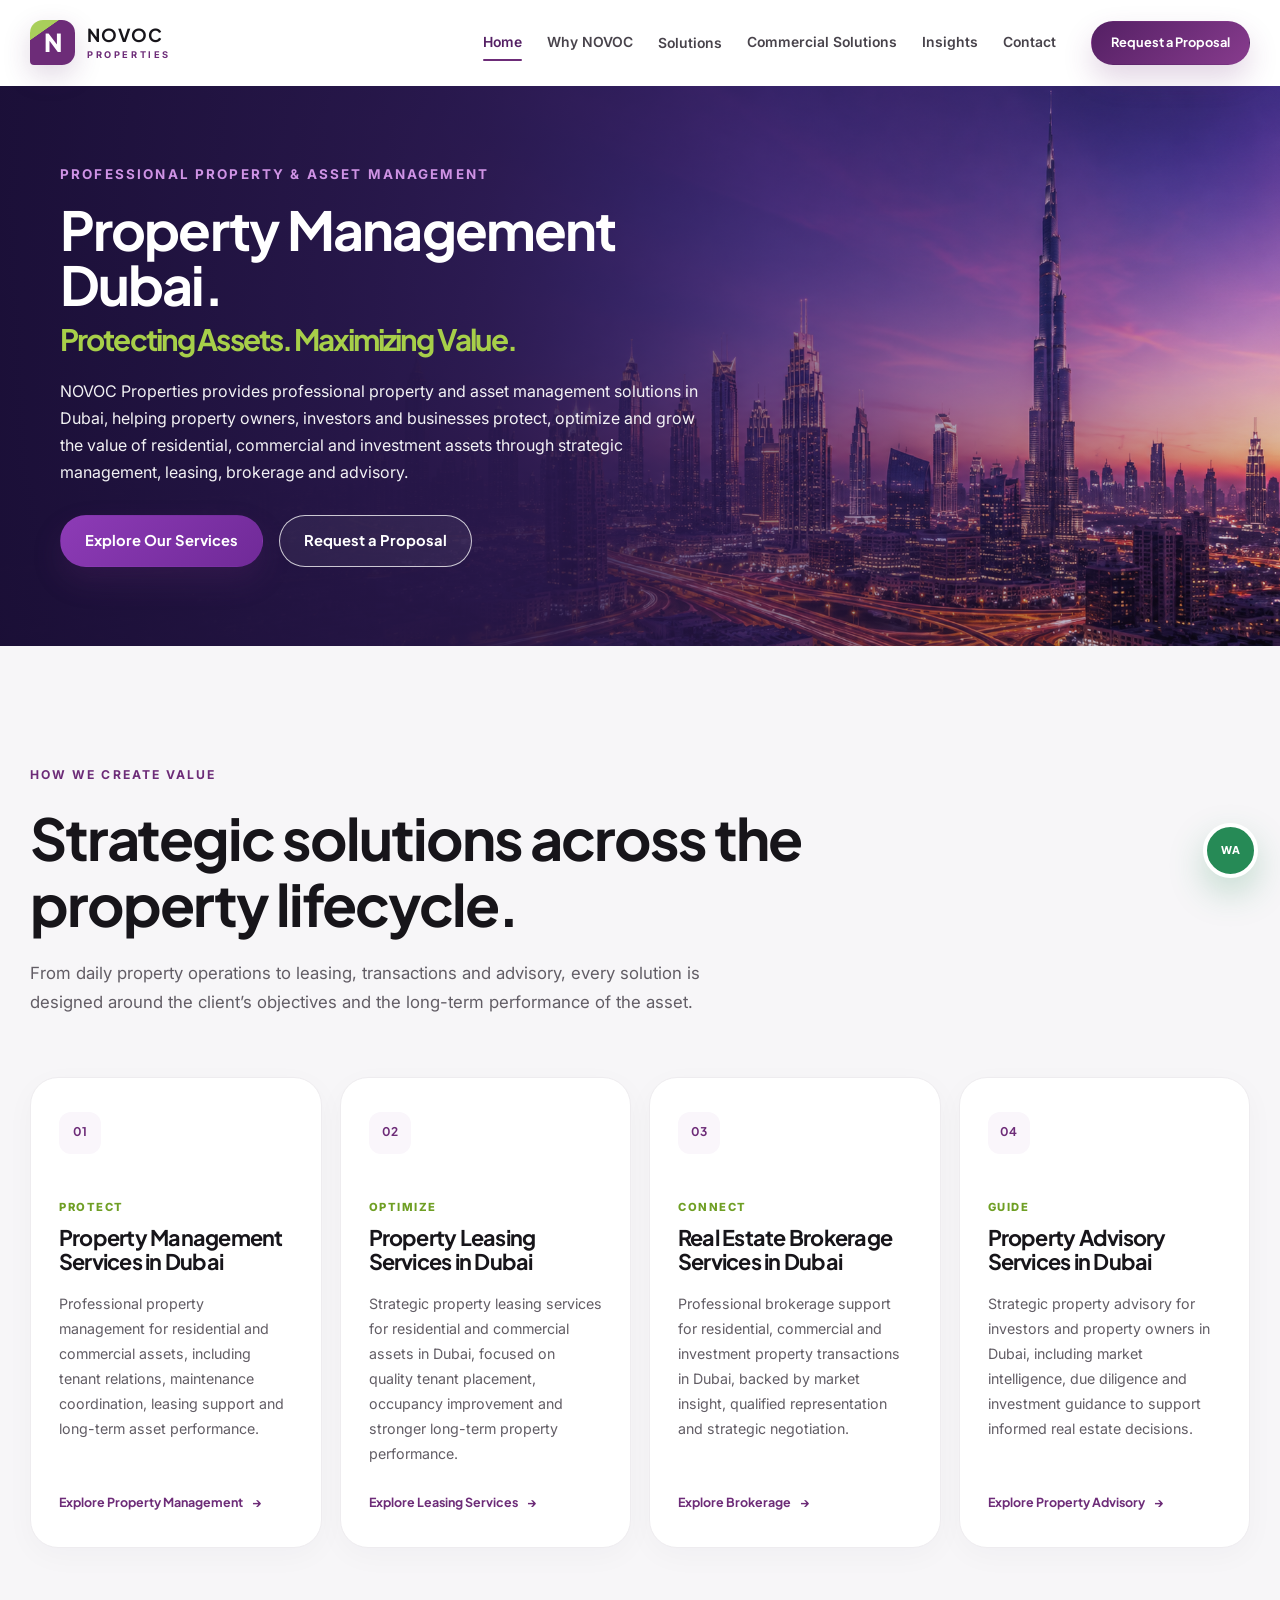
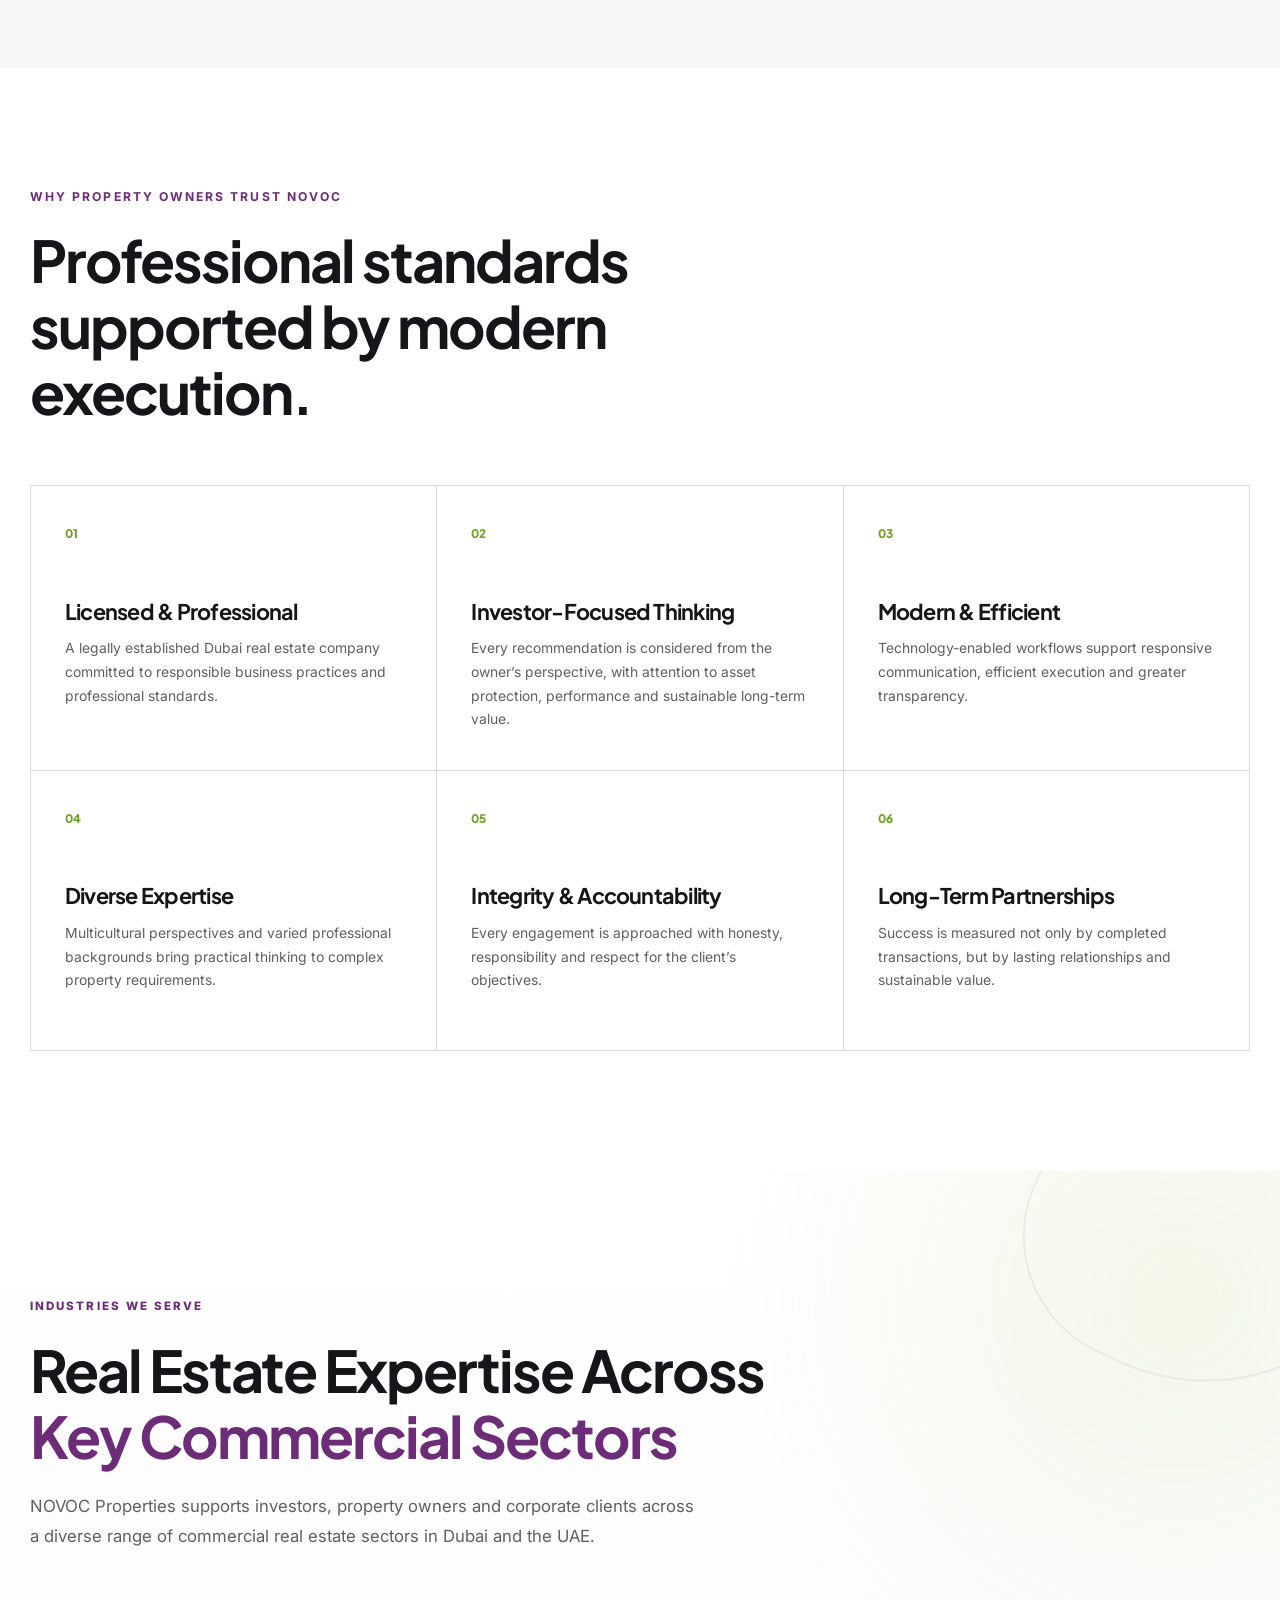
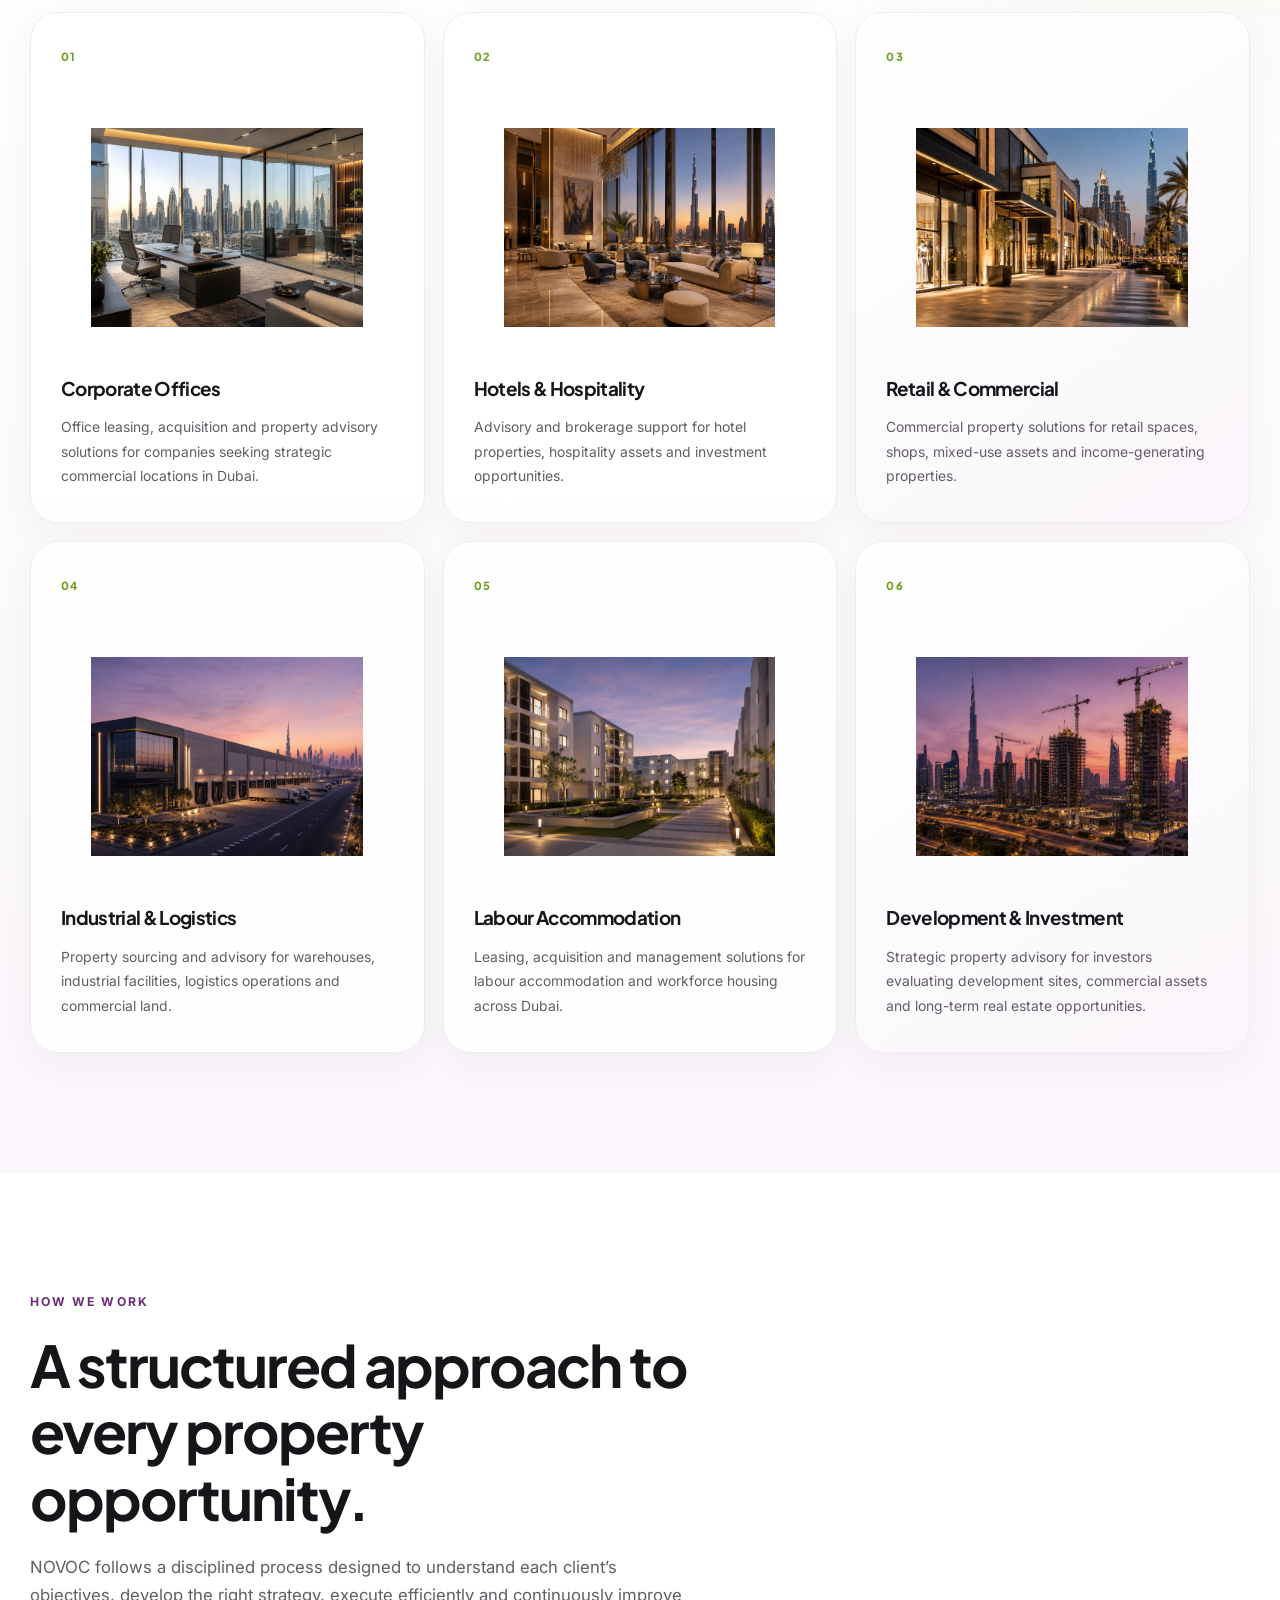
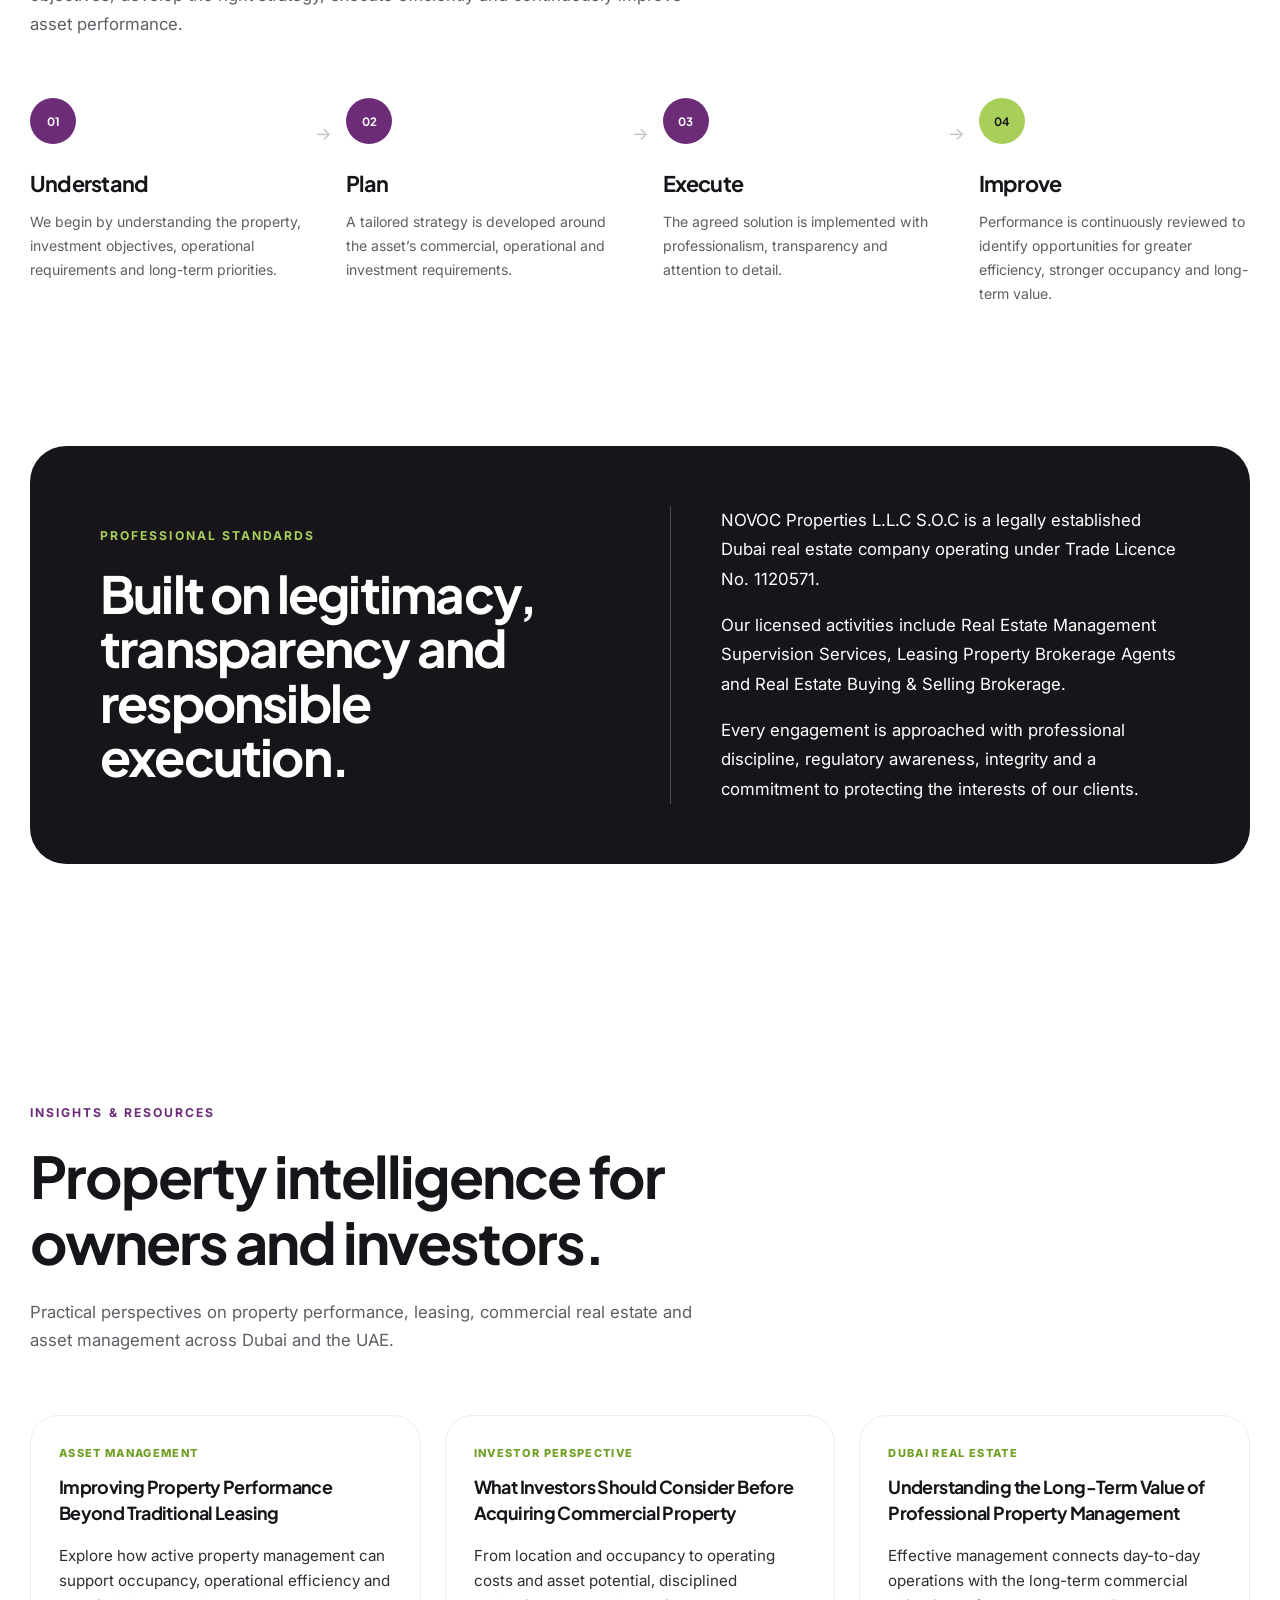
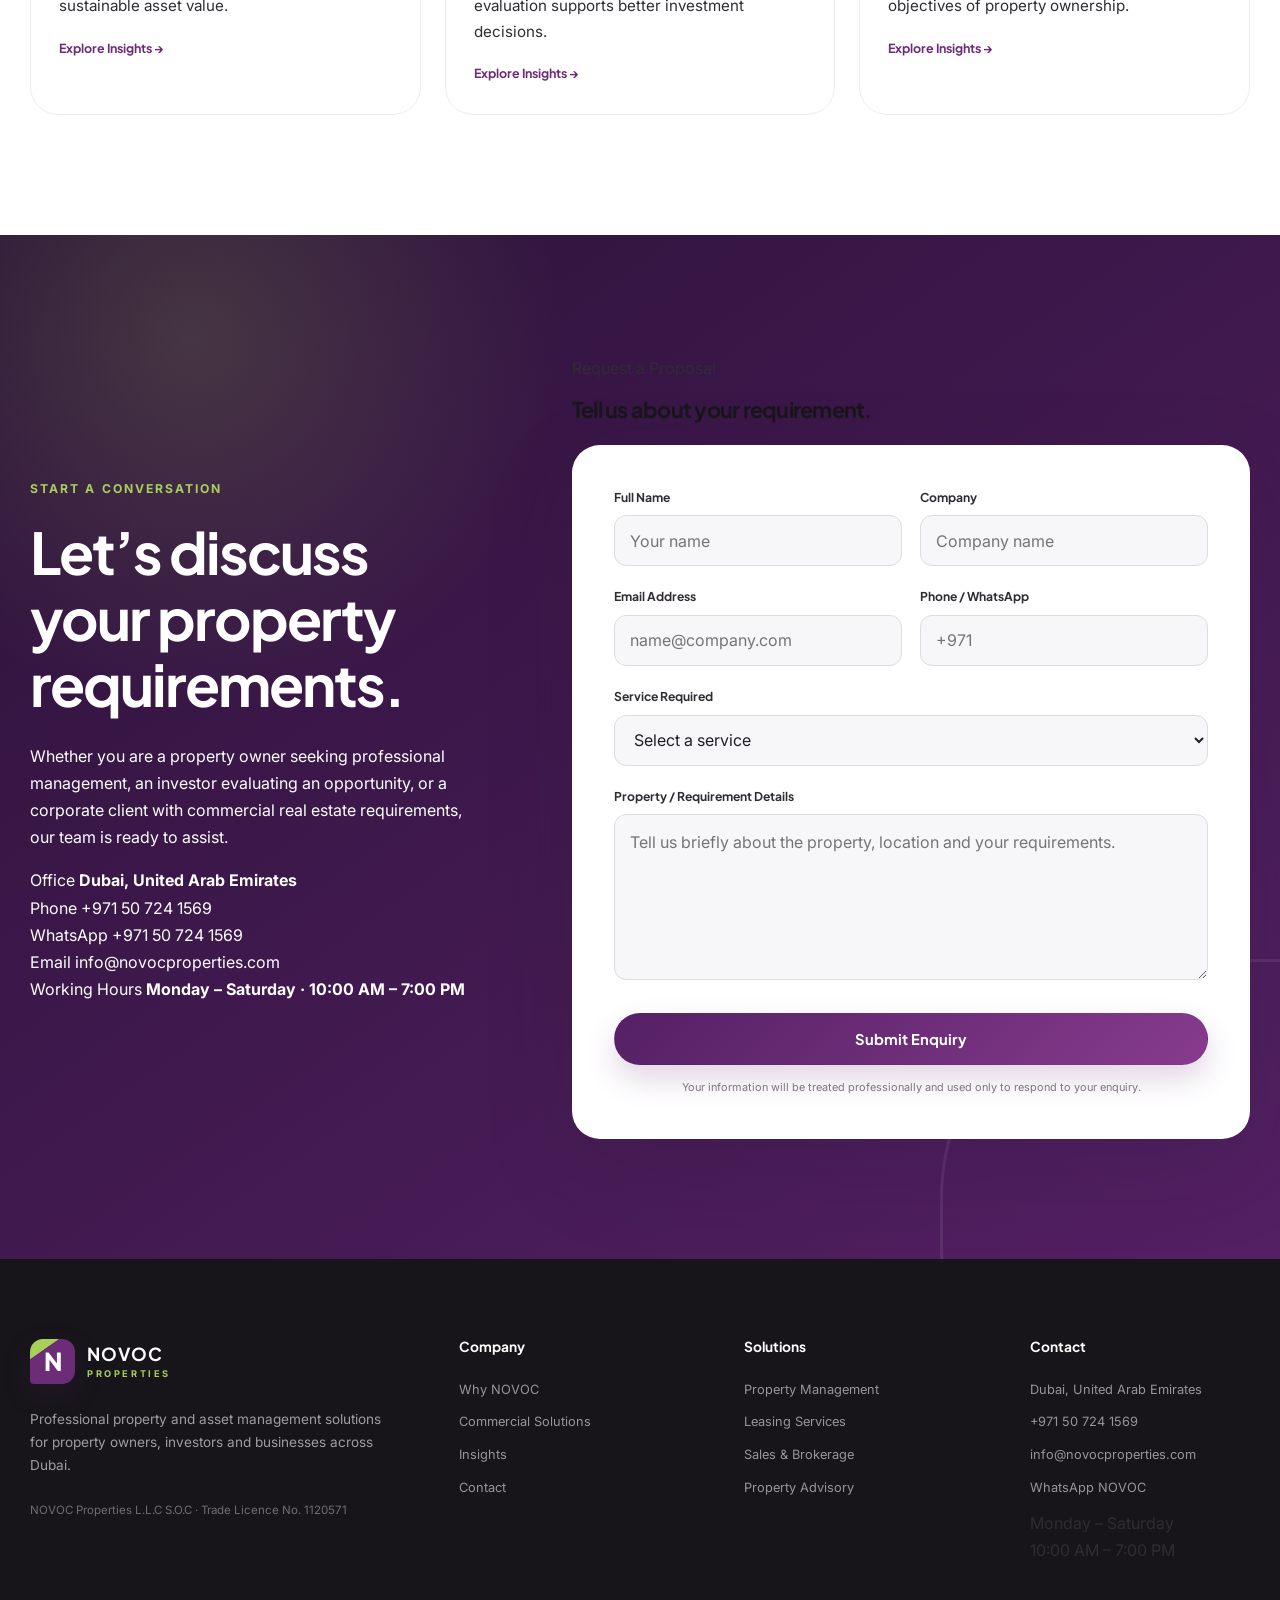
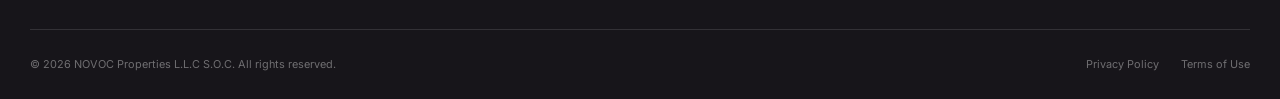
<file: index.html>
<!DOCTYPE html>
<html lang="en">
<head>
  <meta charset="UTF-8">

  <meta name="viewport" content="width=device-width, initial-scale=1.0">

  <title>NOVOC Properties | Property & Asset Management Dubai</title>

 <meta
  name="description"
  content="NOVOC Properties provides professional property and asset management, leasing, brokerage and commercial real estate advisory services for property owners and investors in Dubai."
>

  <meta
    name="keywords"
    content="property management Dubai, asset management Dubai, property leasing Dubai, real estate brokerage Dubai, commercial property management Dubai"
  >

  <meta name="author" content="NOVOC Properties L.L.C S.O.C">
  <meta name="robots" content="index, follow">

  <link rel="canonical" href="https://novocproperties.com/">

  <meta property="og:type" content="website">
  <meta property="og:title" content="NOVOC Properties | Property & Asset Management Dubai">
  <meta
  property="og:description"
  content="NOVOC Properties provides professional property and asset management, leasing, brokerage and commercial real estate advisory services for property owners and investors in Dubai."
>
  <meta property="og:url" content="https://novocproperties.com/">
  <meta property="og:site_name" content="NOVOC Properties">

  <meta name="twitter:card" content="summary_large_image">
  <meta name="twitter:title" content="NOVOC Properties | Property & Asset Management Dubai">
 <meta
  name="twitter:description"
  content="NOVOC Properties provides professional property and asset management, leasing, brokerage and commercial real estate advisory services for property owners and investors in Dubai."
>

  <link rel="preconnect" href="https://fonts.googleapis.com">
  <link rel="preconnect" href="https://fonts.gstatic.com" crossorigin>

  <link
    href="https://fonts.googleapis.com/css2?family=Inter:wght@400;500;600;700&family=Plus+Jakarta+Sans:wght@500;600;700;800&display=swap"
    rel="stylesheet"
  >

  <link rel="stylesheet" href="css/style.css?v=20260814-1">
  <link rel="stylesheet" href="css/responsive.css">

  <script type="application/ld+json">
  {
    "@context": "https://schema.org",
    "@type": "RealEstateAgent",
    "name": "NOVOC Properties L.L.C S.O.C",
    "url": "https://novocproperties.com/",
    "telephone": "+971507241569",
    "email": "info@novocproperties.com",
    "description": "NOVOC Properties provides professional property and asset management, leasing, brokerage and commercial real estate advisory services for property owners and investors in Dubai.",,
    "address": {
      "@type": "PostalAddress",
      "addressLocality": "Dubai",
      "addressCountry": "AE"
    },
    "areaServed": {
      "@type": "Place",
      "name": "Dubai, United Arab Emirates"
    },
    "openingHoursSpecification": {
      "@type": "OpeningHoursSpecification",
      "dayOfWeek": [
        "Monday",
        "Tuesday",
        "Wednesday",
        "Thursday",
        "Friday",
        "Saturday"
      ],
      "opens": "10:00",
      "closes": "19:00"
    }
  }
  </script>
  <style>
/* Proposal section text visibility */
#proposal .proposal-intro {
    color: #ffffff !important;
    opacity: 1 !important;
}

#proposal .contact-details,
#proposal .contact-details *,
#proposal .contact-item,
#proposal .contact-item span,
#proposal .contact-item strong,
#proposal .contact-item a {
    color: #ffffff !important;
    opacity: 1 !important;
}

/* Keep Start a Conversation green */
#proposal .proposal-content .eyebrow {
    color: #a9cf5b !important;
    opacity: 1 !important;
}
</style>
</head>

<body>

  <a class="skip-link" href="#main-content">
    Skip to content
  </a>

  <header class="site-header" id="site-header">
    <div class="container header-inner">

      <a class="brand" href="index.html" aria-label="NOVOC Properties home">
        <span class="brand-mark" aria-hidden="true">N</span>

        <span class="brand-text">
          <strong>NOVOC</strong>
          <small>PROPERTIES</small>
        </span>
      </a>

      <button
        class="menu-toggle"
        id="menu-toggle"
        type="button"
        aria-label="Open navigation"
        aria-expanded="false"
        aria-controls="main-navigation"
      >
        <span></span>
        <span></span>
        <span></span>
      </button>

      <nav
        class="main-navigation"
        id="main-navigation"
        aria-label="Main navigation"
      >
        <a class="active" href="index.html">Home</a>

        <a href="why-novoc.html">Why NOVOC</a>

        <div class="nav-dropdown">
          <a href="solutions.html">Solutions</a>

          <div class="dropdown-menu">
            <a href="property-management.html">
              Property Management
            </a>

            <a href="leasing.html">
              Leasing Services
            </a>

            <a href="brokerage.html">
              Sales &amp; Brokerage
            </a>

            <a href="property-advisory.html">
              Property Advisory
            </a>
          </div>
        </div>

        <a href="commercial-solutions.html">
          Commercial Solutions
        </a>

        <a href="insights.html">
          Insights
        </a>

        <a href="contact.html">
          Contact
        </a>
      </nav>

      <a class="button button-primary header-cta" href="#proposal">
        Request a Proposal
      </a>

    </div>
  </header>

  <main id="main-content">
        <!-- Hero -->
   <section class="hero hero-home-skyline">
  <div class="container hero-home-inner">

    <div class="hero-content">

      <p class="eyebrow">
        PROFESSIONAL PROPERTY &amp; ASSET MANAGEMENT
      </p>

      <h1>
        Property Management Dubai.
        <span>Protecting Assets. Maximizing Value.</span>
      </h1>

      <p class="hero-description">
        NOVOC Properties provides professional property and asset management
        solutions in Dubai, helping property owners, investors and businesses
        protect, optimize and grow the value of residential, commercial and
        investment assets through strategic management, leasing, brokerage and
        advisory.
      </p>

      <div class="hero-actions">

        <a class="button button-primary" href="property-management.html">
          Explore Our Services
        </a>

        <a class="button button-secondary" href="#proposal">
          Request a Proposal
        </a>

      </div>

    </div>

  </div>
</section>
        <!-- Solutions -->
    <section class="section section-light" id="solutions">
      <div class="container">

        <div class="section-heading">
          <p class="eyebrow">How We Create Value</p>

          <h2>
            Strategic solutions across the property lifecycle.
          </h2>

          <p>
            From daily property operations to leasing, transactions and
            advisory, every solution is designed around the client’s objectives
            and the long-term performance of the asset.
          </p>
        </div>

        <div class="solutions-grid">

          <article class="solution-card">
            <span class="solution-number">01</span>

           <p class="solution-action">Protect</p>

<h3>Property Management Services in Dubai</h3>

<p>
  Professional property management for residential and commercial assets,
  including tenant relations, maintenance coordination, leasing support
  and long-term asset performance.
</p>

<a href="property-management.html">
  Explore Property Management
  <span aria-hidden="true">→</span>
</a>
          </article>

         <article class="solution-card">
  <span class="solution-number">02</span>

  <p class="solution-action">Optimize</p>

  <h3>Property Leasing Services in Dubai</h3>

  <p>
    Strategic property leasing services for residential and commercial assets
    in Dubai, focused on quality tenant placement, occupancy improvement
    and stronger long-term property performance.
  </p>

  <a href="leasing.html">
    Explore Leasing Services
    <span aria-hidden="true">→</span>
  </a>
</article>

         <article class="solution-card">
  <span class="solution-number">03</span>

  <p class="solution-action">Connect</p>

  <h3>Real Estate Brokerage Services in Dubai</h3>

  <p>
    Professional brokerage support for residential, commercial and investment
    property transactions in Dubai, backed by market insight, qualified
    representation and strategic negotiation.
  </p>

  <a href="brokerage.html">
    Explore Brokerage
    <span aria-hidden="true">→</span>
  </a>
</article>

          <article class="solution-card">
  <span class="solution-number">04</span>

  <p class="solution-action">Guide</p>

  <h3>Property Advisory Services in Dubai</h3>

  <p>
    Strategic property advisory for investors and property owners in Dubai,
    including market intelligence, due diligence and investment guidance
    to support informed real estate decisions.
  </p>

  <a href="property-advisory.html">
    Explore Property Advisory
    <span aria-hidden="true">→</span>
  </a>
</article>

        </div>
      </div>
    </section>
        <!-- Why Property Owners Trust NOVOC -->
    <section class="section trust-section">
      <div class="container">

        <div class="section-heading narrow-heading">
          <p class="eyebrow">Why Property Owners Trust NOVOC</p>

          <h2>
            Professional standards supported by modern execution.
          </h2>
        </div>

        <div class="trust-grid">

          <article>
            <span>01</span>

            <h3>Licensed &amp; Professional</h3>

            <p>
              A legally established Dubai real estate company committed to
              responsible business practices and professional standards.
            </p>
          </article>

          <article>
            <span>02</span>

            <h3>Investor-Focused Thinking</h3>

            <p>
              Every recommendation is considered from the owner’s perspective,
              with attention to asset protection, performance and sustainable
              long-term value.
            </p>
          </article>

          <article>
            <span>03</span>

            <h3>Modern &amp; Efficient</h3>

            <p>
              Technology-enabled workflows support responsive communication,
              efficient execution and greater transparency.
            </p>
          </article>

          <article>
            <span>04</span>

            <h3>Diverse Expertise</h3>

            <p>
              Multicultural perspectives and varied professional backgrounds
              bring practical thinking to complex property requirements.
            </p>
          </article>

          <article>
            <span>05</span>

            <h3>Integrity &amp; Accountability</h3>

            <p>
              Every engagement is approached with honesty, responsibility and
              respect for the client’s objectives.
            </p>
          </article>

          <article>
            <span>06</span>

            <h3>Long-Term Partnerships</h3>

            <p>
              Success is measured not only by completed transactions, but by
              lasting relationships and sustainable value.
            </p>
          </article>

        </div>
      </div>
    </section>
<!-- =========================================================
     INDUSTRIES WE SERVE
========================================================= -->

<section class="industries-section" id="industries">

  <div class="container">

    <div class="section-heading industries-heading">

      <span class="section-label">INDUSTRIES WE SERVE</span>

      <h2>
        Real Estate Expertise Across
        <span>Key Commercial Sectors</span>
      </h2>

      <p>
        NOVOC Properties supports investors, property owners and
        corporate clients across a diverse range of commercial real
        estate sectors in Dubai and the UAE.
      </p>

    </div>


    <div class="industries-grid">

      <!-- 01 -->
      <article class="industry-card">

        <span class="industry-number">01</span>

       <div class="industry-image">
  <img src="images/corporate-offices.png" alt="Corporate offices in Dubai">
</div>

        <h3>Corporate Offices</h3>

        <p>
          Office leasing, acquisition and property advisory solutions
          for companies seeking strategic commercial locations in Dubai.
        </p>

      </article>


    <!-- 02 -->
<article class="industry-card">

  <span class="industry-number">02</span>

  <div class="industry-image">
    <img src="images/hotel-hospitality.png" alt="Hotel and hospitality property in Dubai">
  </div>

  <h3>Hotels &amp; Hospitality</h3>

  <p>
    Advisory and brokerage support for hotel properties,
    hospitality assets and investment opportunities.
  </p>

</article>


      <!-- 03 -->
      <article class="industry-card">

        <span class="industry-number">03</span>

        <div class="industry-image">
  <img src="images/retail-commercial.png" alt="Retail and commercial property in Dubai">
</div>

        <h3>Retail &amp; Commercial</h3>

        <p>
          Commercial property solutions for retail spaces, shops,
          mixed-use assets and income-generating properties.
        </p>

      </article>


      <!-- 04 -->
      <article class="industry-card">

        <span class="industry-number">04</span>

        <div class="industry-image">
  <img src="images/industrial-logistics.png" alt="Industrial and logistics property in Dubai">
</div>

        <h3>Industrial &amp; Logistics</h3>

        <p>
          Property sourcing and advisory for warehouses, industrial
          facilities, logistics operations and commercial land.
        </p>

      </article>


      <!-- 05 -->
      <article class="industry-card">

        <span class="industry-number">05</span>

       <div class="industry-image">
  <img src="images/labour-accommodation.png" alt="Labour accommodation property in Dubai">
</div>

        <h3>Labour Accommodation</h3>

        <p>
          Leasing, acquisition and management solutions for labour
          accommodation and workforce housing across Dubai.
        </p>

      </article>


      <!-- 06 -->
      <article class="industry-card">

        <span class="industry-number">06</span>

       <div class="industry-image">
  <img src="images/development-investment.png" alt="Development and investment property in Dubai">
</div>

        <h3>Development &amp; Investment</h3>

        <p>
          Strategic property advisory for investors evaluating
          development sites, commercial assets and long-term
          real estate opportunities.
        </p>

      </article>

    </div>

  </div>

</section>
<!-- =========================================================
     HOW WE WORK
========================================================= -->

<section class="section process-section" id="how-we-work">
  <div class="container">

    <div class="section-heading narrow-heading">
      <p class="eyebrow">How We Work</p>

      <h2>
        A structured approach to every property opportunity.
      </h2>

      <p>
        NOVOC follows a disciplined process designed to understand each
        client’s objectives, develop the right strategy, execute efficiently
        and continuously improve asset performance.
      </p>
    </div>

    <div class="process-grid">

      <article>
        <span>01</span>
        <h3>Understand</h3>
        <p>
          We begin by understanding the property, investment objectives,
          operational requirements and long-term priorities.
        </p>
      </article>

      <article>
        <span>02</span>
        <h3>Plan</h3>
        <p>
          A tailored strategy is developed around the asset’s commercial,
          operational and investment requirements.
        </p>
      </article>

      <article>
        <span>03</span>
        <h3>Execute</h3>
        <p>
          The agreed solution is implemented with professionalism,
          transparency and attention to detail.
        </p>
      </article>

      <article>
        <span>04</span>
        <h3>Improve</h3>
        <p>
          Performance is continuously reviewed to identify opportunities
          for greater efficiency, stronger occupancy and long-term value.
        </p>
      </article>

    </div>

  </div>
</section>
<!-- =========================================================
     PROFESSIONAL STANDARDS
========================================================= -->

<section class="section standards-section">
  <div class="container standards-box">

    <div>
      <p class="eyebrow">Professional Standards</p>

      <h2>
        Built on legitimacy, transparency and responsible execution.
      </h2>
    </div>

    <div>
      <p>
        NOVOC Properties L.L.C S.O.C is a legally established Dubai real
        estate company operating under Trade Licence No. 1120571.
      </p>

      <p>
        Our licensed activities include Real Estate Management Supervision
        Services, Leasing Property Brokerage Agents and Real Estate Buying
        &amp; Selling Brokerage.
      </p>

      <p>
        Every engagement is approached with professional discipline,
        regulatory awareness, integrity and a commitment to protecting the
        interests of our clients.
      </p>
    </div>
    </div>
</div>
</section>
<!-- =========================================================
     INSIGHTS & RESOURCES
========================================================= -->

<section class="section insights-section" id="insights">
  <div class="container">

    <div class="section-heading">
      <p class="eyebrow">Insights & Resources</p>

      <h2>
        Property intelligence for owners and investors.
      </h2>

      <p>
        Practical perspectives on property performance, leasing,
        commercial real estate and asset management across Dubai
        and the UAE.
      </p>
    </div>

    <div class="insights-grid">

      <article class="insight-card">
        <div class="insight-content">
        <span>Asset Management</span>

        <h3>
          Improving Property Performance Beyond Traditional Leasing
        </h3>

        <p>
          Explore how active property management can support occupancy,
          operational efficiency and sustainable asset value.
        </p>

        <a href="insights.html">Explore Insights →</a>
          </div>
      </article>

      <article class="insight-card">
        <div class="insight-content">
        <span>Investor Perspective</span>

        <h3>
          What Investors Should Consider Before Acquiring Commercial Property
        </h3>

        <p>
          From location and occupancy to operating costs and asset potential,
          disciplined evaluation supports better investment decisions.
        </p>

        <a href="insights.html">Explore Insights →</a>
          </div>
      </article>

      <article class="insight-card">
        <div class="insight-content">
        <span>Dubai Real Estate</span>

        <h3>
          Understanding the Long-Term Value of Professional Property Management
        </h3>

        <p>
          Effective management connects day-to-day operations with the
          long-term commercial objectives of property ownership.
        </p>

        <a href="insights.html">Explore Insights →</a>
          </div>
      </article> 
          </div>
  </div>
</section>
      <!-- =========================================================
     REQUEST A PROPOSAL / CONTACT
========================================================= -->

<section class="section proposal-section" id="proposal">
  <div class="container proposal-grid">

    <div class="proposal-content">

      <p class="eyebrow">Start a Conversation</p>

      <h2>
        Let’s discuss your property requirements.
      </h2>

      <p class="proposal-intro">
        Whether you are a property owner seeking professional management,
        an investor evaluating an opportunity, or a corporate client with
        commercial real estate requirements, our team is ready to assist.
      </p>

      <div class="contact-details">

        <div class="contact-item">
          <span>Office</span>
          <strong>Dubai, United Arab Emirates</strong>
        </div>

        <div class="contact-item">
          <span>Phone</span>
          <a href="tel:+971507241569">+971 50 724 1569</a>
        </div>

        <div class="contact-item">
          <span>WhatsApp</span>
          <a href="https://wa.me/971507241569" target="_blank" rel="noopener">
            +971 50 724 1569
          </a>
        </div>

        <div class="contact-item">
          <span>Email</span>
          <a href="mailto:info@novocproperties.com">
            info@novocproperties.com
          </a>
        </div>

        <div class="contact-item">
          <span>Working Hours</span>
          <strong>Monday – Saturday · 10:00 AM – 7:00 PM</strong>
        </div>

      </div>

    </div>


    <div class="proposal-form-wrapper">

      <p class="form-label">Request a Proposal</p>

      <h3>Tell us about your requirement.</h3>

      <form class="proposal-form">

        <div class="form-row">

          <div class="form-group">
            <label for="name">Full Name</label>
            <input
              type="text"
              id="name"
              name="name"
              placeholder="Your name"
              required
            >
          </div>

          <div class="form-group">
            <label for="company">Company</label>
            <input
              type="text"
              id="company"
              name="company"
              placeholder="Company name"
            >
          </div>

        </div>


        <div class="form-row">

          <div class="form-group">
            <label for="email">Email Address</label>
            <input
              type="email"
              id="email"
              name="email"
              placeholder="name@company.com"
              required
            >
          </div>

          <div class="form-group">
            <label for="phone">Phone / WhatsApp</label>
            <input
              type="tel"
              id="phone"
              name="phone"
              placeholder="+971"
            >
          </div>

        </div>


        <div class="form-group">
          <label for="service">Service Required</label>

          <select id="service" name="service" required>
            <option value="">Select a service</option>
            <option value="property-management">Property Management</option>
            <option value="asset-management">Asset Management</option>
            <option value="leasing">Leasing & Brokerage</option>
            <option value="investment-advisory">Investment Advisory</option>
            <option value="commercial-solutions">Commercial Property Solutions</option>
            <option value="other">Other Requirement</option>
          </select>
        </div>


        <div class="form-group">
          <label for="message">Property / Requirement Details</label>

          <textarea
            id="message"
            name="message"
            rows="5"
            placeholder="Tell us briefly about the property, location and your requirements."
            required
          ></textarea>
        </div>


        <button type="submit" class="button button-primary">
          Submit Enquiry
        </button>

        <p class="form-note">
          Your information will be treated professionally and used only
          to respond to your enquiry.
        </p>

      </form>

    </div>

  </div>
</section>
 
<!-- =========================================================
     FOOTER
========================================================= -->

<footer class="site-footer">

  <div class="container">

    <div class="footer-main">

      <div class="footer-brand">

        <a class="brand" href="index.html" aria-label="NOVOC Properties home">
          <span class="brand-mark" aria-hidden="true">N</span>

          <span class="brand-text">
            <strong>NOVOC</strong>
            <small>PROPERTIES</small>
          </span>
        </a>

        <p>
          Professional property and asset management solutions for
          property owners, investors and businesses across Dubai.
        </p>

        <p class="license-number">
          NOVOC Properties L.L.C S.O.C · Trade Licence No. 1120571
        </p>

      </div>


      <div class="footer-column">

        <h3>Company</h3>

        <a href="why-novoc.html">Why NOVOC</a>

        <a href="commercial-solutions.html">
          Commercial Solutions
        </a>

        <a href="insights.html">
          Insights
        </a>

        <a href="contact.html">
          Contact
        </a>

      </div>


      <div class="footer-column">

        <h3>Solutions</h3>

        <a href="property-management.html">
          Property Management
        </a>

        <a href="leasing.html">
          Leasing Services
        </a>

        <a href="brokerage.html">
          Sales &amp; Brokerage
        </a>

        <a href="property-advisory.html">
          Property Advisory
        </a>

      </div>


      <div class="footer-column">

        <h3>Contact</h3>

        <address>
          Dubai, United Arab Emirates
        </address>

        <a href="tel:+971507241569">
          +971 50 724 1569
        </a>

        <a href="mailto:info@novocproperties.com">
          info@novocproperties.com
        </a>

        <a
          href="https://wa.me/971507241569"
          target="_blank"
          rel="noopener noreferrer"
        >
          WhatsApp NOVOC
        </a>

        <span class="footer-hours">
          Monday – Saturday<br>
          10:00 AM – 7:00 PM
        </span>

      </div>

    </div>


    <div class="footer-bottom">

      <p>
        © <span id="current-year"></span>
        NOVOC Properties L.L.C S.O.C.
        All rights reserved.
      </p>

      <div>
        <a href="privacy-policy.html">
          Privacy Policy
        </a>

        <a href="terms.html">
          Terms of Use
        </a>
      </div>

    </div>

  </div>

</footer>


<!-- Floating WhatsApp Button -->

<a
  class="whatsapp-button"
  href="https://wa.me/971507241569"
  target="_blank"
  rel="noopener noreferrer"
  aria-label="Contact NOVOC Properties on WhatsApp"
>
  WA
</a>


<script src="js/script.js"></script>

</body>
</html>
</file>
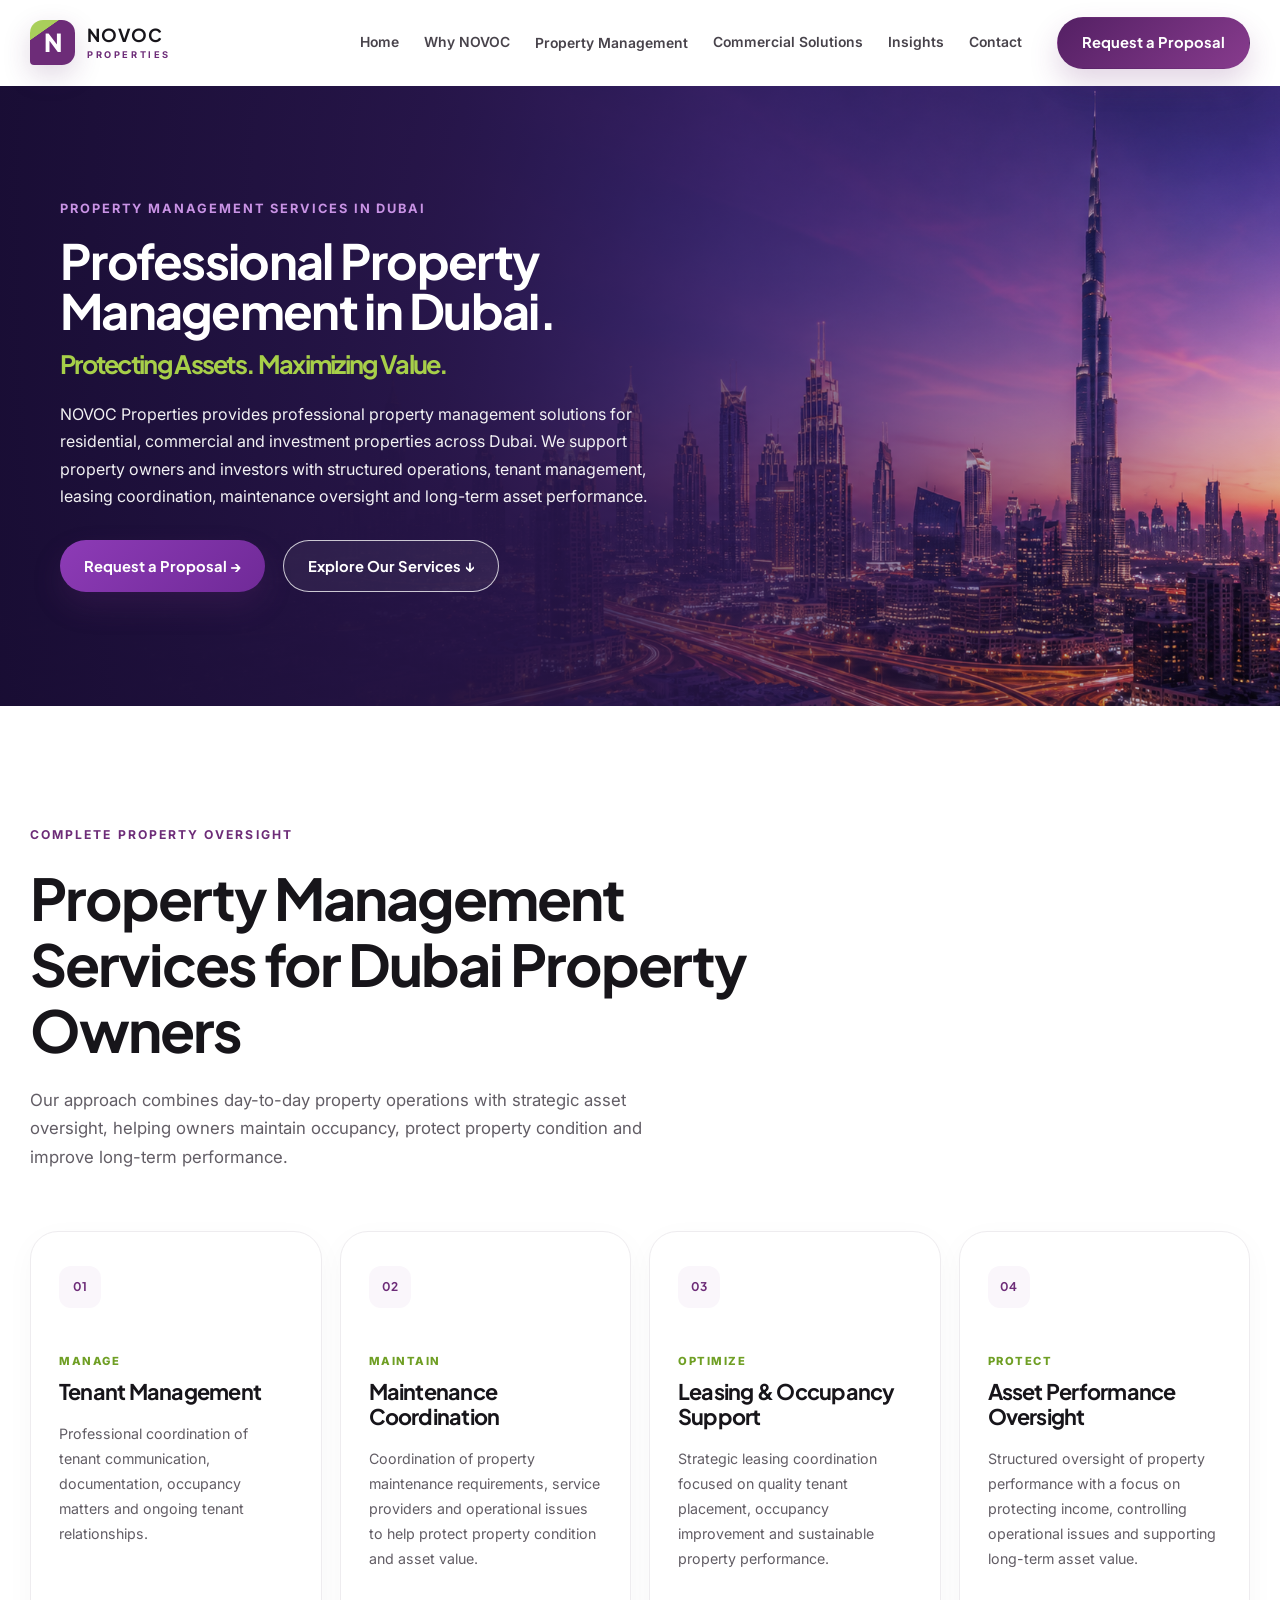
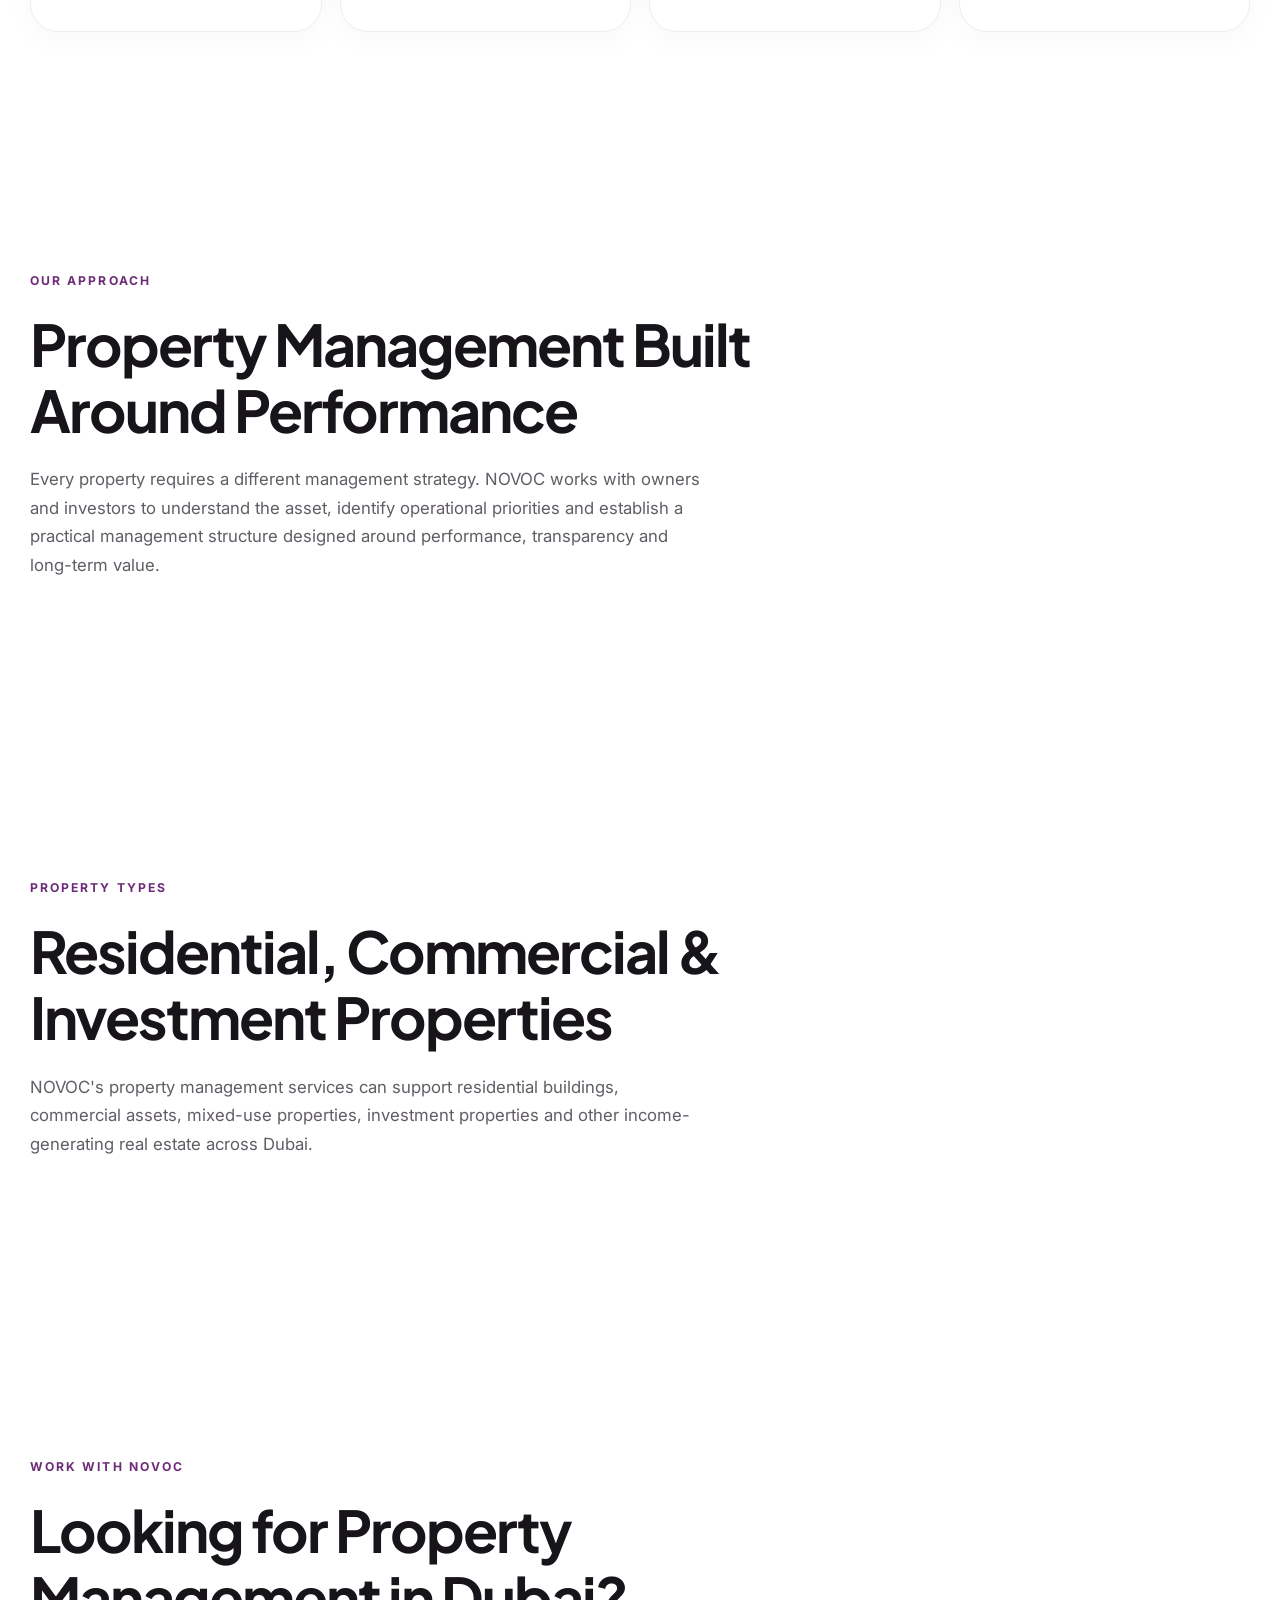
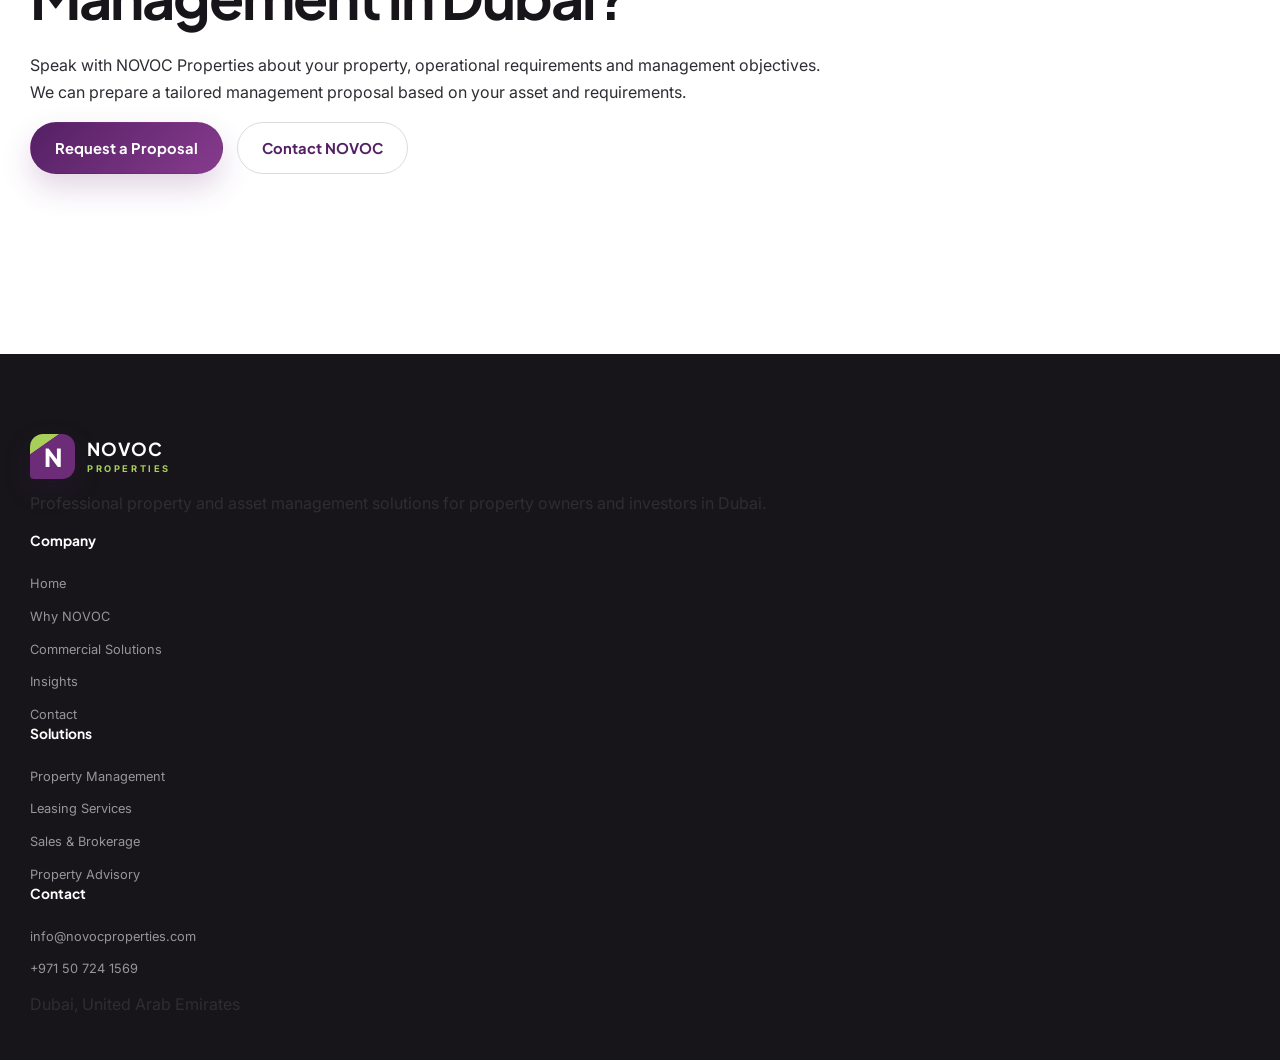
<file: property-management.html>
<!DOCTYPE html>
<html lang="en">

<head>
  <meta charset="UTF-8">

  <meta name="viewport" content="width=device-width, initial-scale=1.0">

  <title>Property Management Dubai | NOVOC Properties</title>

  <meta
    name="description"
    content="NOVOC Properties provides professional property management services in Dubai for residential, commercial and investment properties, including tenant management, leasing support, maintenance coordination and asset performance."
  >

  <meta
    name="keywords"
    content="property management Dubai, property management company Dubai, property management services Dubai, commercial property management Dubai, residential property management Dubai, asset management Dubai"
  >

  <meta name="author" content="NOVOC Properties L.L.C S.O.C">
  <meta name="robots" content="index, follow">

  <link
    rel="canonical"
    href="https://novocproperties.com/property-management.html"
  >

  <meta property="og:type" content="website">

  <meta
    property="og:title"
    content="Property Management Dubai | NOVOC Properties"
  >

  <meta
    property="og:description"
    content="Professional property management services in Dubai for residential, commercial and investment property owners."
  >

  <meta
    property="og:url"
    content="https://novocproperties.com/property-management.html"
  >

  <meta property="og:site_name" content="NOVOC Properties">

  <meta name="twitter:card" content="summary_large_image">

  <meta
    name="twitter:title"
    content="Property Management Dubai | NOVOC Properties"
  >

  <meta
    name="twitter:description"
    content="Professional property management services in Dubai for property owners and investors."
  >

  <link rel="preconnect" href="https://fonts.googleapis.com">

  <link
    rel="preconnect"
    href="https://fonts.gstatic.com"
    crossorigin
  >

  <link
    href="https://fonts.googleapis.com/css2?family=Inter:wght@400;500;600;700&family=Plus+Jakarta+Sans:wght@500;600;700;800&display=swap"
    rel="stylesheet"
  >

<link rel="stylesheet" href="css/style.css?v=12">
<link rel="stylesheet" href="css/responsive.css?v=12">

  <script type="application/ld+json">
  {
    "@context": "https://schema.org",
    "@type": "Service",
    "name": "Property Management Services Dubai",
    "serviceType": "Property Management",
    "provider": {
      "@type": "Organization",
      "name": "NOVOC Properties L.L.C S.O.C",
      "url": "https://novocproperties.com/",
      "telephone": "+971507241569",
      "email": "info@novocproperties.com"
    },
    "areaServed": {
      "@type": "City",
      "name": "Dubai"
    },
    "description": "Professional property management services for residential, commercial and investment properties in Dubai."
  }
  </script>

</head>

<body class="property-management-page">

  <a class="skip-link" href="#main-content">
    Skip to content
  </a>

  <header class="site-header" id="site-header">

    <div class="container header-inner">

      <a
        class="brand"
        href="index.html"
        aria-label="NOVOC Properties home"
      >

        <span class="brand-mark" aria-hidden="true">N</span>

        <span class="brand-text">
          <strong>NOVOC</strong>
          <small>PROPERTIES</small>
        </span>

      </a>

      <button
        class="menu-toggle"
        aria-label="Open navigation"
        aria-expanded="false"
        aria-controls="main-navigation"
      >
        <span></span>
        <span></span>
        <span></span>
      </button>

      <nav
        class="main-navigation"
        id="main-navigation"
        aria-label="Main navigation"
      >

        <a href="index.html">Home</a>

        <a href="why-novoc.html">Why NOVOC</a>

        <div class="nav-dropdown">

          <a class="active" href="property-management.html">
            Property Management
          </a>

        </div>

        <a href="commercial-solutions.html">
          Commercial Solutions
        </a>

        <a href="insights.html">
          Insights
        </a>

        <a href="contact.html">
          Contact
        </a>

      </nav>

      <a
        class="button button-primary"
        href="index.html#proposal"
      >
        Request a Proposal
      </a>

    </div>

  </header>


  <main id="main-content">

   <section class="hero hero-dubai">
  <div class="container hero-dubai-inner">

    <div class="hero-content">

      <p class="eyebrow">
        PROPERTY MANAGEMENT SERVICES IN DUBAI
      </p>

      <h1>
        Professional Property Management in Dubai.
        <span>Protecting Assets. Maximizing Value.</span>
      </h1>

      <p class="hero-description">
        NOVOC Properties provides professional property management solutions
        for residential, commercial and investment properties across Dubai.
        We support property owners and investors with structured operations,
        tenant management, leasing coordination, maintenance oversight and
        long-term asset performance.
      </p>

      <div class="hero-actions">

        <a class="button button-primary" href="index.html#proposal">
          Request a Proposal →
        </a>

        <a class="button button-secondary" href="#services">
          Explore Our Services ↓
        </a>

      </div>

    </div>

  </div>
</section>

    
    <section class="section" id="services">

      <div class="container">

        <div class="section-heading">

          <p class="eyebrow">
            COMPLETE PROPERTY OVERSIGHT
          </p>

          <h2>
            Property Management Services for Dubai Property Owners
          </h2>

          <p>
            Our approach combines day-to-day property operations with
            strategic asset oversight, helping owners maintain occupancy,
            protect property condition and improve long-term performance.
          </p>

        </div>


        <div class="solutions-grid">

          <article class="solution-card">

            <span class="solution-number">01</span>

            <p class="solution-action">Manage</p>

            <h3>Tenant Management</h3>

            <p>
              Professional coordination of tenant communication,
              documentation, occupancy matters and ongoing tenant
              relationships.
            </p>

          </article>


          <article class="solution-card">

            <span class="solution-number">02</span>

            <p class="solution-action">Maintain</p>

            <h3>Maintenance Coordination</h3>

            <p>
              Coordination of property maintenance requirements,
              service providers and operational issues to help protect
              property condition and asset value.
            </p>

          </article>


          <article class="solution-card">

            <span class="solution-number">03</span>

            <p class="solution-action">Optimize</p>

            <h3>Leasing & Occupancy Support</h3>

            <p>
              Strategic leasing coordination focused on quality tenant
              placement, occupancy improvement and sustainable property
              performance.
            </p>

          </article>


          <article class="solution-card">

            <span class="solution-number">04</span>

            <p class="solution-action">Protect</p>

            <h3>Asset Performance Oversight</h3>

            <p>
              Structured oversight of property performance with a focus
              on protecting income, controlling operational issues and
              supporting long-term asset value.
            </p>

          </article>

        </div>

      </div>

    </section>


    <section class="section">

      <div class="container">

        <div class="section-heading">

          <p class="eyebrow">
            OUR APPROACH
          </p>

          <h2>
            Property Management Built Around Performance
          </h2>

          <p>
            Every property requires a different management strategy.
            NOVOC works with owners and investors to understand the asset,
            identify operational priorities and establish a practical
            management structure designed around performance,
            transparency and long-term value.
          </p>

        </div>

      </div>

    </section>


    <section class="section">

      <div class="container">

        <div class="section-heading">

          <p class="eyebrow">
            PROPERTY TYPES
          </p>

          <h2>
            Residential, Commercial & Investment Properties
          </h2>

          <p>
            NOVOC's property management services can support residential
            buildings, commercial assets, mixed-use properties,
            investment properties and other income-generating real estate
            across Dubai.
          </p>

        </div>

      </div>

    </section>


    <section class="section" id="proposal">

      <div class="container">

        <div class="section-heading">

          <p class="eyebrow">
            WORK WITH NOVOC
          </p>

          <h2>
            Looking for Property Management in Dubai?
          </h2>

          <p>
            Speak with NOVOC Properties about your property,
            operational requirements and management objectives.
            We can prepare a tailored management proposal based
            on your asset and requirements.
          </p>

          <div class="hero-actions">

            <a
              class="button button-primary"
              href="mailto:info@novocproperties.com"
            >
              Request a Proposal
            </a>

            <a
              class="button button-secondary"
              href="tel:+971507241569"
            >
              Contact NOVOC
            </a>

          </div>

        </div>

      </div>

    </section>

  </main>


  <footer class="site-footer">

    <div class="container">

      <div class="footer-grid">

        <div class="footer-column">

          <a
            class="brand"
            href="index.html"
            aria-label="NOVOC Properties home"
          >

            <span class="brand-mark" aria-hidden="true">N</span>

            <span class="brand-text">
              <strong>NOVOC</strong>
              <small>PROPERTIES</small>
            </span>

          </a>

          <p>
            Professional property and asset management solutions
            for property owners and investors in Dubai.
          </p>

        </div>


        <div class="footer-column">

          <h3>Company</h3>

          <a href="index.html">Home</a>
          <a href="why-novoc.html">Why NOVOC</a>
          <a href="commercial-solutions.html">Commercial Solutions</a>
          <a href="insights.html">Insights</a>
          <a href="contact.html">Contact</a>

        </div>


        <div class="footer-column">

          <h3>Solutions</h3>

          <a href="property-management.html">
            Property Management
          </a>

          <a href="leasing.html">
            Leasing Services
          </a>

          <a href="brokerage.html">
            Sales &amp; Brokerage
          </a>

          <a href="property-advisory.html">
            Property Advisory
          </a>

        </div>


        <div class="footer-column">

          <h3>Contact</h3>

          <a href="mailto:info@novocproperties.com">
            info@novocproperties.com
          </a>

          <a href="tel:+971507241569">
            +971 50 724 1569
          </a>

          <p>
            Dubai, United Arab Emirates
          </p>

        </div>

      </div>

    </div>

  </footer>


  <script src="js/script.js"></script>

</body>

</html>
</file>
<file: css/style.css>
/* =========================================================
   NOVOC PROPERTIES
   Main Website Stylesheet
   ========================================================= */

/* ---------- Brand Variables ---------- */

:root {
  --purple-950: #2b1238;
  --purple-900: #3c174d;
  --purple-800: #542064;
  --purple-700: #6d2c78;
  --purple-600: #873b8d;
  --purple-500: #9d4da2;
  --purple-100: #f2e9f4;
  --purple-50: #faf6fb;

  --green-600: #6f9f24;
  --green-500: #8fbd3f;
  --green-400: #a9cf5b;
  --green-100: #edf6dc;

  --charcoal-950: #17151a;
  --charcoal-900: #211e24;
  --charcoal-800: #302c33;
  --charcoal-700: #48434b;
  --charcoal-600: #625d65;
  --charcoal-500: #7b767d;
  --charcoal-300: #c5c1c7;
  --charcoal-200: #dedbe0;
  --charcoal-100: #eeecef;
  --charcoal-50: #f7f6f8;

  --white: #ffffff;
  --success: #268a56;

  --font-heading: "Plus Jakarta Sans", sans-serif;
  --font-body: "Inter", sans-serif;

  --container: 1220px;
  --header-height: 86px;

  --radius-small: 10px;
  --radius-medium: 18px;
  --radius-large: 28px;
  --radius-pill: 999px;

  --shadow-small: 0 8px 24px rgba(37, 21, 42, 0.07);
  --shadow-medium: 0 20px 60px rgba(42, 23, 48, 0.1);
  --shadow-large: 0 30px 90px rgba(42, 23, 48, 0.16);

  --transition: 220ms ease;
}

/* ---------- Reset ---------- */

*,
*::before,
*::after {
  box-sizing: border-box;
}

html {
  scroll-behavior: smooth;
}

body {
  margin: 0;
  overflow-x: hidden;
  color: var(--charcoal-800);
  background: var(--white);
  font-family: var(--font-body);
  font-size: 16px;
  line-height: 1.7;
  -webkit-font-smoothing: antialiased;
}

body.menu-open {
  overflow: hidden;
}

img,
svg {
  display: block;
  max-width: 100%;
}

button,
input,
textarea,
select {
  font: inherit;
}

button,
a {
  -webkit-tap-highlight-color: transparent;
}

a {
  color: inherit;
  text-decoration: none;
}

p,
h1,
h2,
h3,
h4 {
  margin-top: 0;
}

h1,
h2,
h3,
h4 {
  color: var(--charcoal-950);
  font-family: var(--font-heading);
  line-height: 1.15;
  letter-spacing: -0.035em;
}

h1 {
  font-size: clamp(3rem, 6.5vw, 6.5rem);
}

h2 {
  font-size: clamp(2.2rem, 4.5vw, 4.4rem);
}

h3 {
  font-size: 1.35rem;
}

::selection {
  color: var(--white);
  background: var(--purple-700);
}

/* ---------- Utilities ---------- */

.container {
  width: min(calc(100% - 40px), var(--container));
  margin-inline: auto;
}

.section {
  position: relative;
  padding: 120px 0;
}

.section-light {
  background: var(--charcoal-50);
}

.two-column {
  display: grid;
  grid-template-columns: 0.9fr 1.1fr;
  gap: 90px;
  align-items: start;
}

.eyebrow {
  margin-bottom: 22px;
  color: var(--purple-700);
  font-size: 0.76rem;
  font-weight: 700;
  letter-spacing: 0.17em;
  line-height: 1.4;
  text-transform: uppercase;
}

.section-heading {
  max-width: 800px;
  margin-bottom: 60px;
}

.section-heading h2 {
  margin-bottom: 22px;
}

.section-heading > p:last-child {
  max-width: 670px;
  margin-bottom: 0;
  color: var(--charcoal-600);
  font-size: 1.05rem;
}

.narrow-heading {
  max-width: 720px;
}

.heading-row {
  display: flex;
  max-width: none;
  align-items: end;
  justify-content: space-between;
  gap: 30px;
}

.heading-row > div {
  max-width: 760px;
}

.skip-link {
  position: fixed;
  z-index: 9999;
  top: 16px;
  left: 16px;
  padding: 12px 16px;
  transform: translateY(-150%);
  color: var(--white);
  background: var(--purple-800);
  border-radius: var(--radius-small);
}

.skip-link:focus {
  transform: translateY(0);
}

/* ---------- Buttons ---------- */

.button {
  display: inline-flex;
  min-height: 52px;
  align-items: center;
  justify-content: center;
  gap: 10px;
  padding: 13px 24px;
  border: 1px solid transparent;
  border-radius: var(--radius-pill);
  font-family: var(--font-heading);
  font-size: 0.92rem;
  font-weight: 700;
  line-height: 1;
  cursor: pointer;
  transition:
    transform var(--transition),
    background-color var(--transition),
    border-color var(--transition),
    color var(--transition),
    box-shadow var(--transition);
}

.button:hover {
  transform: translateY(-2px);
}

.button-primary {
  color: var(--white);
  background: linear-gradient(
    135deg,
    var(--purple-800),
    var(--purple-600)
  );
  box-shadow: 0 14px 30px rgba(109, 44, 120, 0.2);
}

.button-primary:hover {
  background: linear-gradient(
    135deg,
    var(--purple-900),
    var(--purple-700)
  );
  box-shadow: 0 18px 36px rgba(109, 44, 120, 0.28);
}

.button-secondary {
  color: var(--purple-800);
  background: rgba(255, 255, 255, 0.85);
  border-color: var(--charcoal-200);
}

.button-secondary:hover {
  border-color: var(--purple-500);
  background: var(--white);
}

.text-link {
  display: inline-flex;
  align-items: center;
  gap: 12px;
  color: var(--purple-800);
  font-family: var(--font-heading);
  font-weight: 700;
  transition:
    gap var(--transition),
    color var(--transition);
}

.text-link:hover {
  gap: 17px;
  color: var(--green-600);
}

/* ---------- Header ---------- */

.site-header {
  position: sticky;
  z-index: 1000;
  top: 0;
  height: var(--header-height);
  background: rgba(255, 255, 255, 0.9);
  border-bottom: 1px solid transparent;
  backdrop-filter: blur(18px);
  transition:
    box-shadow var(--transition),
    border-color var(--transition),
    background-color var(--transition);
}

.site-header.scrolled {
  background: rgba(255, 255, 255, 0.96);
  border-color: var(--charcoal-100);
  box-shadow: 0 10px 30px rgba(35, 26, 38, 0.06);
}

.header-inner {
  display: flex;
  height: 100%;
  align-items: center;
  gap: 35px;
}

.brand {
  display: inline-flex;
  flex-shrink: 0;
  align-items: center;
  gap: 12px;
}

.brand-mark {
  display: grid;
  width: 45px;
  height: 45px;
  place-items: center;
  overflow: hidden;
  color: var(--white);
  background:
    linear-gradient(
      145deg,
      var(--green-400) 0 26%,
      var(--purple-700) 27% 100%
    );
  border-radius: 13px 13px 13px 4px;
  font-family: var(--font-heading);
  font-size: 1.55rem;
  font-weight: 800;
  box-shadow: 0 10px 28px rgba(84, 32, 100, 0.18);
}

.brand-text {
  display: flex;
  flex-direction: column;
  line-height: 1;
}

.brand-text strong {
  color: var(--charcoal-950);
  font-family: var(--font-heading);
  font-size: 1.12rem;
  letter-spacing: 0.05em;
}

.brand-text small {
  margin-top: 6px;
  color: var(--purple-700);
  font-size: 0.58rem;
  font-weight: 700;
  letter-spacing: 0.28em;
}

.main-navigation {
  display: flex;
  margin-left: auto;
  align-items: center;
  gap: 25px;
}

.main-navigation > a,
.nav-dropdown > a {
  position: relative;
  padding: 30px 0;
  color: var(--charcoal-700);
  font-size: 0.87rem;
  font-weight: 600;
  white-space: nowrap;
  transition: color var(--transition);
}

.main-navigation > a::after,
.nav-dropdown > a::after {
  position: absolute;
  right: 0;
  bottom: 23px;
  left: 0;
  height: 2px;
  content: "";
  transform: scaleX(0);
  background: var(--purple-700);
  border-radius: 2px;
  transition: transform var(--transition);
  transform-origin: right;
}

.main-navigation > a:hover,
.main-navigation > a.active,
.nav-dropdown:hover > a {
  color: var(--purple-800);
}

.main-navigation > a:hover::after,
.main-navigation > a.active::after,
.nav-dropdown:hover > a::after {
  transform: scaleX(1);
  transform-origin: left;
}

.nav-dropdown {
  position: relative;
}

.dropdown-menu {
  position: absolute;
  top: calc(100% - 8px);
  left: -25px;
  width: 255px;
  padding: 12px;
  visibility: hidden;
  transform: translateY(12px);
  opacity: 0;
  background: var(--white);
  border: 1px solid var(--charcoal-100);
  border-radius: var(--radius-medium);
  box-shadow: var(--shadow-medium);
  transition:
    transform var(--transition),
    opacity var(--transition),
    visibility var(--transition);
}

.dropdown-menu a {
  display: block;
  padding: 12px 14px;
  color: var(--charcoal-700);
  border-radius: 10px;
  font-size: 0.88rem;
  font-weight: 600;
}

.dropdown-menu a:hover {
  color: var(--purple-800);
  background: var(--purple-50);
}

.nav-dropdown:hover .dropdown-menu,
.nav-dropdown:focus-within .dropdown-menu {
  visibility: visible;
  transform: translateY(0);
  opacity: 1;
}

.header-cta {
  min-height: 44px;
  padding: 12px 19px;
  font-size: 0.8rem;
}

.menu-toggle {
  display: none;
  width: 44px;
  height: 44px;
  padding: 10px;
  background: transparent;
  border: 0;
  cursor: pointer;
}

.menu-toggle span {
  display: block;
  width: 100%;
  height: 2px;
  margin: 6px 0;
  background: var(--charcoal-900);
  border-radius: 2px;
  transition:
    transform var(--transition),
    opacity var(--transition);
}

/* ---------- Hero ---------- */

.hero {
  position: relative;
  min-height: calc(100vh - var(--header-height));
  display: flex;
  overflow: hidden;
  align-items: center;
  padding: 105px 0 110px;
  background:
    radial-gradient(
      circle at 84% 20%,
      rgba(143, 189, 63, 0.14),
      transparent 26%
    ),
    radial-gradient(
      circle at 80% 72%,
      rgba(157, 77, 162, 0.14),
      transparent 35%
    ),
    linear-gradient(145deg, #ffffff 0%, #fbf8fc 50%, #f7f4f8 100%);
}

.hero-grid {
  position: relative;
  z-index: 2;
  display: grid;
  grid-template-columns: minmax(0, 1.05fr) minmax(360px, 0.95fr);
  gap: 45px;
  align-items: center;
}

.hero-content {
  max-width: 680px;
}

.hero h1 {
  max-width: 680px;
  margin-bottom: 20px;
  font-size: clamp(3.2rem, 5vw, 5.2rem);
  line-height: 0.98;
}

.hero h1 span {
  display: block;
  color: var(--purple-700);
}

.hero-description {
  max-width: 620px;
  margin-bottom: 26px;
  color: var(--charcoal-600);
  font-size: 1rem;
  line-height: 1.7;
}

.hero-actions {
  display: flex;
  flex-wrap: wrap;
  gap: 14px;
}

.hero-trust {
  display: grid;
  max-width: 760px;
  margin-top: 52px;
  padding-top: 27px;
  grid-template-columns: repeat(3, 1fr);
  border-top: 1px solid var(--charcoal-200);
}

.hero-trust div {
  position: relative;
  padding-right: 20px;
}

.hero-trust div:not(:last-child)::after {
  position: absolute;
  top: 5px;
  right: 20px;
  width: 1px;
  height: 38px;
  content: "";
  background: var(--charcoal-200);
}

.hero-trust strong,
.hero-trust span {
  display: block;
}

.hero-trust strong {
  margin-bottom: 4px;
  color: var(--charcoal-900);
  font-family: var(--font-heading);
  font-size: 0.9rem;
}

.hero-trust span {
  max-width: 150px;
  color: var(--charcoal-500);
  font-size: 0.72rem;
  line-height: 1.45;
}

.hero-visual {
  position: relative;
  min-height: 420px;
  display: flex;
  align-items: center;
  justify-content: center;
}

.building-card {
  position: absolute;
  overflow: hidden;
  border-radius: 42px 42px 42px 13px;
}

.building-card-main {
  top: -10px;
  right: 0;
  width: min(100%, 380px);
  height: 400px;
  background:
    linear-gradient(
      145deg,
      rgba(255, 255, 255, 0.18),
      transparent 40%
    ),
    linear-gradient(145deg, var(--purple-700), var(--purple-950));
  box-shadow: var(--shadow-large);
}

.building-card-main::before {
  position: absolute;
  top: -90px;
  right: -70px;
  width: 280px;
  height: 280px;
  content: "";
  background: rgba(169, 207, 91, 0.92);
  border-radius: 45% 55% 65% 35%;
  transform: rotate(20deg);
}

.building-card-main::after {
  position: absolute;
  top: 50px;
  left: -110px;
  width: 310px;
  height: 310px;
  content: "";
  border: 2px solid rgba(255, 255, 255, 0.14);
  border-radius: 50%;
}

.building-line {
  position: absolute;
  z-index: 2;
  bottom: 100px;
  width: 2px;
  background: rgba(255, 255, 255, 0.22);
}

.line-one {
  left: 22%;
  height: 245px;
}

.line-two {
  left: 50%;
  height: 320px;
}

.line-three {
  right: 22%;
  height: 195px;
}

.building-copy {
  position: absolute;
  z-index: 3;
  right: 35px;
  bottom: 34px;
  left: 35px;
  padding-top: 22px;
  border-top: 1px solid rgba(255, 255, 255, 0.22);
}

.building-copy small,
.building-copy strong {
  display: block;
  color: var(--white);
}

.building-copy small {
  margin-bottom: 6px;
  opacity: 0.72;
  font-size: 0.72rem;
  letter-spacing: 0.08em;
  text-transform: uppercase;
}

.building-copy strong {
  font-family: var(--font-heading);
  font-size: 1.45rem;
}

.floating-card {
  position: absolute;
  z-index: 5;
  min-width: 155px;
  padding: 19px 20px;
  background: rgba(255, 255, 255, 0.92);
  border: 1px solid rgba(255, 255, 255, 0.75);
  border-radius: var(--radius-medium);
  box-shadow: var(--shadow-medium);
  backdrop-filter: blur(12px);
}

.floating-card span,
.floating-card strong {
  display: block;
}

.floating-card span {
  margin-bottom: 3px;
  color: var(--purple-600);
  font-size: 0.69rem;
  font-weight: 700;
  letter-spacing: 0.12em;
  text-transform: uppercase;
}

.floating-card strong {
  color: var(--charcoal-900);
  font-family: var(--font-heading);
  font-size: 0.95rem;
}

.floating-card-one {
  top: 105px;
  left: -34px;
}

.floating-card-two {
  right: -25px;
  bottom: 95px;
}

.hero-shape {
  position: absolute;
  pointer-events: none;
}

.hero-shape-one {
  top: 16%;
  right: -160px;
  width: 420px;
  height: 420px;
  opacity: 0.12;
  border: 2px solid var(--purple-700);
  border-radius: 49% 51% 35% 65%;
  transform: rotate(28deg);
}

.hero-shape-two {
  bottom: -120px;
  left: 38%;
  width: 330px;
  height: 330px;
  opacity: 0.08;
  background: var(--green-500);
  border-radius: 70% 30% 50% 50%;
  transform: rotate(-25deg);
}

/* ---------- Introduction ---------- */

.intro-section h2 {
  max-width: 560px;
}

.intro-copy {
  max-width: 650px;
}

.intro-copy p {
  color: var(--charcoal-600);
  font-size: 1.04rem;
}

.intro-copy .text-link {
  margin-top: 15px;
}

/* ---------- Solutions ---------- */

.solutions-grid {
  display: grid;
  grid-template-columns: repeat(4, 1fr);
  gap: 18px;
}

.solution-card {
  position: relative;
  min-height: 390px;
  display: flex;
  overflow: hidden;
  flex-direction: column;
  padding: 34px 28px;
  background: var(--white);
  border: 1px solid var(--charcoal-100);
  border-radius: var(--radius-large);
  box-shadow: 0 8px 30px rgba(45, 29, 48, 0.03);
  transition:
    transform var(--transition),
    border-color var(--transition),
    box-shadow var(--transition);
}

.solution-card::before {
  position: absolute;
  top: -70px;
  right: -80px;
  width: 180px;
  height: 180px;
  content: "";
  opacity: 0;
  background: var(--purple-100);
  border-radius: 50%;
  transition:
    transform 400ms ease,
    opacity 400ms ease;
}

.solution-card:hover {
  transform: translateY(-8px);
  border-color: rgba(157, 77, 162, 0.35);
  box-shadow: var(--shadow-medium);
}

.solution-card:hover::before {
  transform: scale(1.2);
  opacity: 0.8;
}

.solution-number {
  position: relative;
  z-index: 2;
  display: inline-grid;
  width: 42px;
  height: 42px;
  margin-bottom: 44px;
  place-items: center;
  color: var(--purple-700);
  background: var(--purple-50);
  border-radius: 12px;
  font-family: var(--font-heading);
  font-size: 0.75rem;
  font-weight: 700;
}

.solution-action {
  position: relative;
  z-index: 2;
  margin-bottom: 9px;
  color: var(--green-600);
  font-size: 0.7rem;
  font-weight: 800;
  letter-spacing: 0.14em;
  text-transform: uppercase;
}

.solution-card h3 {
  position: relative;
  z-index: 2;
  margin-bottom: 17px;
}

.solution-card > p:not(.solution-action) {
  position: relative;
  z-index: 2;
  margin-bottom: 25px;
  color: var(--charcoal-600);
  font-size: 0.89rem;
  line-height: 1.75;
}

.solution-card a {
  position: relative;
  z-index: 2;
  display: inline-flex;
  margin-top: auto;
  align-items: center;
  gap: 9px;
  color: var(--purple-700);
  font-family: var(--font-heading);
  font-size: 0.78rem;
  font-weight: 700;
}

.solution-card a span {
  transition: transform var(--transition);
}

.solution-card a:hover span {
  transform: translateX(5px);
}

/* ---------- Trust ---------- */

.trust-grid {
  display: grid;
  grid-template-columns: repeat(3, 1fr);
  border-top: 1px solid var(--charcoal-200);
  border-left: 1px solid var(--charcoal-200);
}

.trust-grid article {
  min-height: 280px;
  padding: 38px 34px;
  border-right: 1px solid var(--charcoal-200);
  border-bottom: 1px solid var(--charcoal-200);
  transition:
    background-color var(--transition),
    transform var(--transition);
}

.trust-grid article:hover {
  background: var(--purple-50);
}

.trust-grid article > span {
  display: block;
  margin-bottom: 55px;
  color: var(--green-600);
  font-family: var(--font-heading);
  font-size: 0.74rem;
  font-weight: 800;
}

.trust-grid h3 {
  margin-bottom: 13px;
}

.trust-grid p {
  margin-bottom: 0;
  color: var(--charcoal-600);
  font-size: 0.87rem;
}

/* ---------- Industries ---------- */

.section-purple {
  overflow: hidden;
  color: var(--white);
  background:
    radial-gradient(
      circle at 90% 20%,
      rgba(169, 207, 91, 0.22),
      transparent 25%
    ),
    linear-gradient(145deg, var(--purple-950), var(--purple-700));
}

.section-purple::before {
  position: absolute;
  top: -180px;
  left: -160px;
  width: 420px;
  height: 420px;
  content: "";
  opacity: 0.12;
  border: 2px solid var(--white);
  border-radius: 40% 60% 58% 42%;
  transform: rotate(25deg);
}

.section-heading-light h2,
.section-heading-light .eyebrow {
  color: var(--white);
}

.section-heading-light .eyebrow {
  opacity: 0.68;
}

.industries-grid {
  display: grid;
  grid-template-columns: repeat(4, 1fr);
  border-top: 1px solid rgba(255, 255, 255, 0.18);
  border-left: 1px solid rgba(255, 255, 255, 0.18);
}

.industries-grid div {
  display: flex;
  min-height: 145px;
  align-items: end;
  padding: 30px;
  border-right: 1px solid rgba(255, 255, 255, 0.18);
  border-bottom: 1px solid rgba(255, 255, 255, 0.18);
  font-family: var(--font-heading);
  font-size: 1.02rem;
  font-weight: 600;
  transition:
    background-color var(--transition),
    color var(--transition);
}

.industries-grid div:hover {
  color: var(--charcoal-950);
  background: var(--green-400);
}

/* ---------- Process ---------- */

.process-grid {
  display: grid;
  grid-template-columns: repeat(4, 1fr);
  gap: 45px;
}

.process-grid article {
  position: relative;
}

.process-grid article:not(:last-child)::after {
  position: absolute;
  top: 21px;
  right: -28px;
  width: 14px;
  height: 14px;
  content: "→";
  color: var(--charcoal-300);
  font-size: 1.1rem;
}

.process-grid span {
  display: grid;
  width: 46px;
  height: 46px;
  margin-bottom: 28px;
  place-items: center;
  color: var(--white);
  background: var(--purple-700);
  border-radius: 50%;
  font-family: var(--font-heading);
  font-size: 0.72rem;
  font-weight: 700;
}

.process-grid article:nth-child(4) span {
  color: var(--charcoal-950);
  background: var(--green-400);
}

.process-grid h3 {
  margin-bottom: 13px;
}

.process-grid p {
  margin-bottom: 0;
  color: var(--charcoal-600);
  font-size: 0.88rem;
}

/* ---------- Standards ---------- */

.standards-section {
  padding-top: 20px;
}

.standards-box {
  display: grid;
  padding: 60px 70px;
  grid-template-columns: 1fr 1fr;
  gap: 60px;
  align-items: center;
  background: var(--charcoal-950);
  border-radius: 36px;
}

.standards-box h2 {
  margin-bottom: 0;
  color: var(--white);
  font-size: clamp(2.8rem, 4vw, 4.6rem);
  line-height: 1.06;
  max-width: 560px;
}

.standards-box .eyebrow {
  color: var(--green-400);
}

.standards-box > div:last-child {
  padding-left: 50px;
  border-left: 1px solid rgba(255, 255, 255, 0.22);
  align-self: center;
}

.standards-box > div:last-child p {
  color: #ffffff;
  font-size: 1.05rem;
  line-height: 1.75;
}

.standards-box > div:last-child p strong,
.standards-box > div:last-child a {
  color: #ffffff;
}

.standards-box > div:last-child p:last-child {
  margin-bottom: 0;
}

/* ---------- Insights ---------- */

.insights-grid {
  display: grid;
  grid-template-columns: repeat(3, minmax(0, 1fr));
  gap: 24px;
  width: 100%;
}

.insight-card {
  overflow: hidden;
  background: var(--white);
  border: 1px solid var(--charcoal-100);
  border-radius: var(--radius-large);
  transition:
    transform var(--transition),
    box-shadow var(--transition);
min-width: 0;
width: 100%;
}

.insight-card:hover {
  transform: translateY(-7px);
  box-shadow: var(--shadow-medium);
}

.insight-image {
  position: relative;
  height: 220px;
  overflow: hidden;
}

.insight-image::before,
.insight-image::after {
  position: absolute;
  content: "";
}

.insight-image::before {
  inset: 0;
  background:
    linear-gradient(
      140deg,
      rgba(255, 255, 255, 0.16),
      transparent 40%
    ),
    linear-gradient(145deg, var(--purple-800), var(--purple-500));
}

.insight-image::after {
  right: -70px;
  bottom: -80px;
  width: 230px;
  height: 230px;
  opacity: 0.78;
  background: var(--green-400);
  border-radius: 45% 55% 60% 40%;
}

.insight-image-two::before {
  background:
    linear-gradient(
      140deg,
      rgba(255, 255, 255, 0.16),
      transparent 40%
    ),
    linear-gradient(145deg, var(--charcoal-900), var(--purple-800));
}

.insight-image-three::before {
  background:
    linear-gradient(
      140deg,
      rgba(255, 255, 255, 0.16),
      transparent 40%
    ),
    linear-gradient(145deg, var(--purple-700), #b777b8);
}

.insight-content {
  padding: 28px;
  width: 100%;
  min-width: 0;
  box-sizing: border-box;
}

.insight-content > span {
  display: block;
  margin-bottom: 12px;
  color: var(--green-600);
  font-size: 0.69rem;
  font-weight: 800;
  letter-spacing: 0.12em;
  text-transform: uppercase;
}

.insight-content h3 {
  min-height: 0;
  margin-bottom: 18px;
  font-size: 1.12rem;
  line-height: 1.42;
  overflow-wrap: break-word;
  word-break: normal;
}

.insight-content p {
  font-size: 0.95rem;
  line-height: 1.65;
  overflow-wrap: break-word;
}

.insight-content a {
  color: var(--purple-700);
  font-family: var(--font-heading);
  font-size: 0.78rem;
  font-weight: 700;
}

/* ---------- Proposal Form ---------- */

.proposal-section {
  position: relative;
  overflow: hidden;
  padding: 120px 0;
  background:
    radial-gradient(
      circle at 15% 10%,
      rgba(169, 207, 91, 0.18),
      transparent 26%
    ),
    linear-gradient(145deg, var(--purple-950), var(--purple-800));
}

.proposal-section::after {
  position: absolute;
  right: -190px;
  bottom: -230px;
  width: 530px;
  height: 530px;
  content: "";
  opacity: 0.08;
  border: 3px solid var(--white);
  border-radius: 50% 40% 60% 50%;
}

.proposal-grid {
  position: relative;
  z-index: 2;
  display: grid;
  grid-template-columns: 0.8fr 1.2fr;
  gap: 90px;
  align-items: start;
}

.proposal-grid > div:first-child {
  position: sticky;
  top: 125px;
}

.proposal-grid h2 {
  margin-bottom: 25px;
  color: var(--white);
}
.proposal-intro {
  color: #ffffff !important;
}

.proposal-content .contact-details,
.proposal-content .contact-item,
.proposal-content .contact-item span,
.proposal-content .contact-item strong,
.proposal-content .contact-item a {
  color: #ffffff !important;
}

.proposal-content a {
  color: #ffffff;
}

.proposal-content .eyebrow {
  color: #a9cf5b;
}

.proposal-grid > div:first-child > p:last-child {
  max-width: 510px;
  color: rgba(255, 255, 255, 0.68);
}

.proposal-grid .eyebrow {
  color: var(--green-400);
}

.proposal-form {
  padding: 42px;
  background: var(--white);
  border-radius: var(--radius-large);
  box-shadow: var(--shadow-large);
}

.form-row {
  display: grid;
  grid-template-columns: repeat(2, 1fr);
  gap: 18px;
}

.form-group {
  margin-bottom: 20px;
}

.form-group label {
  display: block;
  margin-bottom: 8px;
  color: var(--charcoal-800);
  font-family: var(--font-heading);
  font-size: 0.76rem;
  font-weight: 700;
}

.form-group input,
.form-group select,
.form-group textarea {
  width: 100%;
  color: var(--charcoal-900);
  background: var(--charcoal-50);
  border: 1px solid var(--charcoal-200);
  border-radius: 12px;
  outline: none;
  transition:
    border-color var(--transition),
    box-shadow var(--transition),
    background-color var(--transition);
}

.form-group input,
.form-group select {
  height: 51px;
  padding: 0 15px;
}

.form-group textarea {
  min-height: 145px;
  padding: 14px 15px;
  resize: vertical;
}
.form-group input:focus,
.form-group select:focus,
.form-group textarea:focus {
  background: var(--white);
  border-color: var(--purple-500);
  box-shadow: 0 0 0 4px rgba(157, 77, 162, 0.1);
}

.proposal-form .button {
  width: 100%;
  margin-top: 5px;
}

.form-note {
  margin: 13px 0 0;
  color: var(--charcoal-500);
  font-size: 0.68rem;
  text-align: center;
}

/* ---------- Footer ---------- */

.site-footer {
  padding: 80px 0 26px;
  background: var(--charcoal-950);
}

.footer-main {
  display: grid;
  padding-bottom: 65px;
  grid-template-columns: 1.65fr repeat(3, 1fr);
  gap: 65px;
  border-bottom: 1px solid rgba(255, 255, 255, 0.12);
}

.site-footer .brand-text strong,
.site-footer .brand-text small {
  color: var(--white);
}

.site-footer .brand-text small {
  color: var(--green-400);
}

.footer-brand > p {
  max-width: 390px;
  margin: 24px 0 0;
  color: rgba(255, 255, 255, 0.58);
  font-size: 0.85rem;
}

.footer-brand .license-number {
  color: rgba(255, 255, 255, 0.38);
  font-size: 0.72rem;
}

.footer-column {
  display: flex;
  flex-direction: column;
  align-items: flex-start;
  gap: 11px;
}

.footer-column h3 {
  margin-bottom: 13px;
  color: var(--white);
  font-size: 0.86rem;
  letter-spacing: 0;
}

.footer-column a,
.footer-column address {
  color: rgba(255, 255, 255, 0.55);
  font-size: 0.8rem;
  font-style: normal;
  transition: color var(--transition);
}

.footer-column a:hover {
  color: var(--green-400);
}

.footer-bottom {
  display: flex;
  padding-top: 25px;
  align-items: center;
  justify-content: space-between;
  gap: 25px;
}

.footer-bottom p,
.footer-bottom a {
  margin: 0;
  color: rgba(255, 255, 255, 0.38);
  font-size: 0.68rem;
}

.footer-bottom > div {
  display: flex;
  gap: 22px;
}

.footer-bottom a:hover {
  color: var(--white);
}

/* ---------- WhatsApp ---------- */

.whatsapp-button {
  position: fixed;
  z-index: 900;
  right: 22px;
  bottom: 22px;
  display: grid;
  width: 55px;
  height: 55px;
  place-items: center;
  color: var(--white);
  background: var(--success);
  border: 4px solid var(--white);
  border-radius: 50%;
  box-shadow: 0 15px 35px rgba(38, 138, 86, 0.25);
  font-family: var(--font-heading);
  font-size: 0.67rem;
  font-weight: 800;
  transition:
    transform var(--transition),
    box-shadow var(--transition);
}

.whatsapp-button:hover {
  transform: translateY(-4px) scale(1.03);
  box-shadow: 0 20px 40px rgba(38, 138, 86, 0.32);
}

/* ---------- Accessibility ---------- */

a:focus-visible,
button:focus-visible,
input:focus-visible,
textarea:focus-visible,
select:focus-visible {
  outline: 3px solid rgba(143, 189, 63, 0.55);
  outline-offset: 3px;
}

/* ---------- Reduced Motion ---------- */

@media (prefers-reduced-motion: reduce) {
  *,
  *::before,
  *::after {
    scroll-behavior: auto !important;
    transition-duration: 0.01ms !important;
    animation-duration: 0.01ms !important;
    animation-iteration-count: 1 !important;
  }
}
/* =========================================================
   INDUSTRIES WE SERVE
   ========================================================= */

.industries-section {
  position: relative;
  overflow: hidden;
  padding: 120px 0;
  background:
    radial-gradient(
      circle at 92% 8%,
      rgba(143, 189, 63, 0.11),
      transparent 24%
    ),
    linear-gradient(
      180deg,
      #ffffff 0%,
      var(--purple-50) 100%
    );
}

.industries-section::before {
  position: absolute;
  top: -140px;
  right: -120px;
  width: 360px;
  height: 360px;
  content: "";
  opacity: 0.08;
  border: 2px solid var(--purple-700);
  border-radius: 55% 45% 62% 38%;
  transform: rotate(25deg);
  pointer-events: none;
}

.industries-heading {
  position: relative;
  z-index: 2;
  max-width: 780px;
  margin-bottom: 60px;
}

.section-label {
  display: inline-block;
  margin-bottom: 20px;
  color: var(--purple-700);
  font-size: 0.72rem;
  font-weight: 800;
  letter-spacing: 0.18em;
  text-transform: uppercase;
}

.industries-heading h2 {
  margin-bottom: 22px;
}

.industries-heading h2 span {
  display: block;
  color: var(--purple-700);
}

.industries-heading > p {
  max-width: 680px;
  margin-bottom: 0;
  color: var(--charcoal-600);
  font-size: 1.02rem;
  line-height: 1.8;
}

/* Override earlier generic industries grid styling */

.industries-section .industries-grid {
  position: relative;
  z-index: 2;
  display: grid;
  grid-template-columns: repeat(3, 1fr);
  gap: 18px;
  border: 0;
}

.industry-card {
  position: relative;
  min-height: 320px;
  overflow: hidden;
  padding: 34px 30px;
  background: rgba(255, 255, 255, 0.92);
  border: 1px solid var(--charcoal-100);
  border-radius: var(--radius-large);
  box-shadow: 0 12px 36px rgba(45, 29, 48, 0.04);
  transition:
    transform var(--transition),
    border-color var(--transition),
    box-shadow var(--transition),
    background-color var(--transition);
}

.industry-card::after {
  position: absolute;
  right: -70px;
  bottom: -80px;
  width: 180px;
  height: 180px;
  content: "";
  opacity: 0;
  background: var(--green-100);
  border-radius: 50%;
  transition:
    opacity 350ms ease,
    transform 350ms ease;
}

.industry-card:hover {
  transform: translateY(-8px);
  background: var(--white);
  border-color: rgba(109, 44, 120, 0.28);
  box-shadow: var(--shadow-medium);
}

.industry-card:hover::after {
  opacity: 0.9;
  transform: scale(1.15);
}

.industry-number {
  position: relative;
  z-index: 2;
  display: block;
  margin-bottom: 32px;
  color: var(--green-600);
  font-family: var(--font-heading);
  font-size: 0.7rem;
  font-weight: 800;
  letter-spacing: 0.12em;
}

.industry-icon {
  position: relative;
  z-index: 2;
  display: grid;
  width: 54px;
  height: 54px;
  margin-bottom: 28px;
  place-items: center;
  background: var(--purple-50);
  border: 1px solid var(--purple-100);
  border-radius: 16px;
  font-size: 1.45rem;
}

.industry-card h3 {
  position: relative;
  z-index: 2;
  margin-bottom: 16px;
  color: var(--charcoal-950);
  font-size: 1.18rem;
}

.industry-card p {
  position: relative;
  z-index: 2;
  margin-bottom: 0;
  color: var(--charcoal-600);
  font-size: 0.87rem;
  line-height: 1.75;
}

/* Alternate subtle brand accent */

.industry-card:nth-child(2) .industry-icon,
.industry-card:nth-child(5) .industry-icon {
  background: var(--green-100);
  border-color: rgba(143, 189, 63, 0.22);
}

.industry-card:nth-child(3),
.industry-card:nth-child(6) {
  background:
    linear-gradient(
      145deg,
      #ffffff 0%,
      var(--purple-50) 100%
    );
}

/* ==================================================
 /* ==================================================
   PROPERTY MANAGEMENT PAGE — COMPACT HERO
   ================================================== */

.property-management-page .hero {
  min-height: auto;
  padding: 58px 0 62px;
  background:
    radial-gradient(
      circle at 85% 25%,
      rgba(143, 189, 63, 0.16),
      transparent 30%
    ),
    linear-gradient(
      135deg,
      #f4eff7 0%,
      #eee4f3 55%,
      #e6f0dc 100%
    );
}

.property-management-page .hero-grid {
  min-height: auto;
  grid-template-columns: minmax(0, 1.35fr) minmax(330px, 0.65fr);
  gap: 45px;
  align-items: center;
}

.property-management-page .hero-content {
  min-width: 0;
  max-width: 760px;
  margin: 0;
}

.property-management-page .hero h1 {
  max-width: 760px;
  margin-bottom: 20px;
  font-size: clamp(2.4rem, 3vw, 3.5rem);
  line-height: 1.04;
}

.property-management-page .hero-description {
  max-width: 680px;
  margin-bottom: 26px;
  font-size: 1rem;
  line-height: 1.7;
}

.property-management-page .hero-actions {
  margin-top: 0;
}

.property-management-page .hero-visual {
  width: 100%;
  max-width: 430px;
  min-height: 350px;
  margin-left: auto;
}

.property-management-page .building-card-main {
  top: 10px;
  right: 0;
  width: 100%;
  max-width: 390px;
  height: 320px;
}

.property-management-page .floating-card-one {
  top: 80px;
  left: -25px;
  right: auto;
}

.property-management-page .floating-card-two {
  right: -5px;
  bottom: 40px;
}

@media (max-width: 768px) {
  .property-management-page .hero {
    padding: 48px 0 52px;
  }

  .property-management-page .hero-grid {
    grid-template-columns: 1fr;
    gap: 35px;
  }

  .property-management-page .hero-content {
    max-width: none;
    margin: 0;
  }

  .property-management-page .hero h1 {
    max-width: none;
    font-size: clamp(2.25rem, 10vw, 3.3rem);
    line-height: 1.02;
  }

  .property-management-page .hero-description {
    font-size: 0.98rem;
  }

  .property-management-page .hero-visual {
    max-width: 390px;
    min-height: 330px;
    margin-inline: auto;
  }

  .property-management-page .building-card-main {
    height: 300px;
  }

  .property-management-page .floating-card-one {
    left: 0;
  }

  .property-management-page .floating-card-two {
    right: 0;
  }
}
/* =========================================
   NOVOC PROPERTY MANAGEMENT - DUBAI HERO
   ========================================= */

.hero-dubai {
  position: relative;
  min-height: 620px;
  display: flex;
  align-items: center;
  overflow: hidden;
  padding: 0;

  background:
    linear-gradient(
      90deg,
      rgba(27, 15, 55, 0.95) 0%,
      rgba(42, 24, 76, 0.88) 35%,
      rgba(52, 30, 91, 0.66) 58%,
      rgba(46, 28, 78, 0.22) 100%
    ),
    url("../images/property-management-hero.png");

  background-size: cover;
  background-position: center center;
  background-repeat: no-repeat;
}

.hero-dubai .hero-dubai-inner {
  position: relative;
  z-index: 2;
  width: min(calc(100% - 120px), 1320px);
  margin: 0 auto;
  padding: 82px 0;
}

.hero-dubai .hero-content {
  width: 100%;
  max-width: 650px;
  margin: 0;
  padding: 0;
}

.hero-dubai .eyebrow {
  margin-bottom: 20px;
  color: #c993e5;
  font-size: 0.8rem;
  font-weight: 700;
  letter-spacing: 0.15em;
}

.hero-dubai h1 {
  max-width: 650px;
  margin: 0 0 24px;
  color: #ffffff;
  font-size: clamp(2.8rem, 4vw, 4.2rem);
  line-height: 1.03;
}

.hero-dubai h1 span {
  display: block;
  margin-top: 16px;
  color: #a7cf49;
  font-size: 0.52em;
  line-height: 1.15;
}

.hero-dubai .hero-description {
  max-width: 610px;
  margin: 0;
  color: rgba(255, 255, 255, 0.94);
  font-size: 1rem;
  line-height: 1.75;
}

.hero-dubai .hero-actions {
  display: flex;
  gap: 18px;
  flex-wrap: wrap;
  margin-top: 32px;
}

.hero-dubai .button-primary {
  background: linear-gradient(135deg, #8d3bb6, #6f2a98);
  color: #ffffff;
  border: none;
}

.hero-dubai .button-secondary {
  background: rgba(255, 255, 255, 0.06);
  color: #ffffff;
  border: 1px solid rgba(255, 255, 255, 0.75);
}

@media (max-width: 980px) {

  .hero-dubai {
    min-height: auto;

    background:
      linear-gradient(
        90deg,
        rgba(27, 15, 55, 0.94) 0%,
        rgba(42, 24, 76, 0.82) 60%,
        rgba(46, 28, 78, 0.50) 100%
      ),
      url("../images/property-management-hero.png");

    background-size: cover;
    background-position: 65% center;
  }

  .hero-dubai .hero-dubai-inner {
    width: min(calc(100% - 40px), 760px);
    padding: 68px 0;
  }

  .hero-dubai h1 {
    font-size: clamp(2.3rem, 8vw, 3.4rem);
  }
}

@media (max-width: 640px) {

  .hero-dubai .hero-dubai-inner {
    width: calc(100% - 32px);
    padding: 56px 0;
  }

  .hero-dubai .hero-actions {
    flex-direction: column;
  }

  .hero-dubai .button-primary,
  .hero-dubai .button-secondary {
    width: 100%;
    justify-content: center;
  }
}


/* =========================================
   HOME PAGE SKYLINE HERO
========================================= */

.hero-home-skyline {
  position: relative;
  min-height: 560px;
  display: flex;
  align-items: center;
  overflow: hidden;
  padding: 72px 0;

  background:
    linear-gradient(
      90deg,
      rgba(27, 15, 55, 0.94) 0%,
      rgba(42, 24, 76, 0.86) 38%,
      rgba(52, 30, 91, 0.55) 60%,
      rgba(46, 28, 78, 0.16) 100%
    ),
    url("../images/property-management-hero.png");

  background-size: cover;
  background-position: center center;
  background-repeat: no-repeat;
}

.hero-home-skyline .hero-home-inner {
  position: relative;
  z-index: 2;
  width: min(calc(100% - 120px), 1320px);
  margin: 0 auto;
}

.hero-home-skyline .hero-content {
  width: 100%;
  max-width: 720px;
  margin: 0;
  padding: 0;
}

.hero-home-skyline .eyebrow {
  margin-bottom: 18px;
  color: #cf93e5;
  font-size: 0.84rem;
  font-weight: 700;
  letter-spacing: 0.16em;
}

.hero-home-skyline h1 {
  max-width: 720px;
  margin-bottom: 22px;
  color: #ffffff;
  font-size: clamp(2.8rem, 4.2vw, 4.4rem);
  line-height: 1.02;
}

.hero-home-skyline h1 span {
  display: block;
  margin-top: 10px;
  color: #a7cf49;
  font-size: 0.55em;
  line-height: 1.15;
}

.hero-home-skyline .hero-description {
  max-width: 650px;
  margin-bottom: 28px;
  color: rgba(255, 255, 255, 0.94);
  font-size: 1rem;
  line-height: 1.7;
}

.hero-home-skyline .hero-actions {
  display: flex;
  flex-wrap: wrap;
  gap: 16px;
}

.hero-home-skyline .button-primary {
  background: linear-gradient(135deg, #8d3bb6, #702a98);
  color: #ffffff;
}

.hero-home-skyline .button-secondary {
  background: rgba(255, 255, 255, 0.06);
  color: #ffffff;
  border: 1px solid rgba(255, 255, 255, 0.75);
}

@media (max-width: 980px) {
  .hero-home-skyline {
    min-height: auto;
    padding: 60px 0;
    background-position: 68% center;
  }

  .hero-home-skyline .hero-home-inner {
    width: min(calc(100% - 40px), 760px);
  }

  .hero-home-skyline h1 {
    font-size: clamp(2.3rem, 8vw, 3.5rem);
  }

  .hero-home-skyline .hero-actions {
    flex-direction: column;
    align-items: stretch;
  }

  .hero-home-skyline .button-primary,
  .hero-home-skyline .button-secondary {
    width: 100%;
    justify-content: center;
  }
}
/* =========================================
   INDUSTRY CARD IMAGES
========================================= */

.industry-image {
  width: 100%;
  height: 260px;
  margin: 10px 0 20px;
  overflow: hidden;
  border-radius: 20px;
}

.industry-image img {
  width: 100%;
  height: 100%;
  display: block;
  object-fit: cover;
  object-position: center;
}

/* FINAL PROPOSAL TEXT VISIBILITY FIX */

#proposal .proposal-intro {
  color: #ffffff !important;
}

#proposal .contact-details,
#proposal .contact-item,
#proposal .contact-item span,
#proposal .contact-item strong,
#proposal .contact-item a {
  color: #ffffff !important;
}

#proposal .proposal-content .eyebrow {
  color: #a9cf5b !important;
}
</file>
<file: css/responsive.css>
/* =========================================================
   NOVOC PROPERTIES
   Responsive Website Styles
   ========================================================= */

/* ---------- Large Laptops ---------- */

@media (max-width: 1180px) {
  :root {
    --container: 1080px;
  }

  .main-navigation {
    gap: 18px;
  }

  .main-navigation > a,
  .nav-dropdown > a {
    font-size: 0.8rem;
  }

  .header-cta {
    padding-inline: 16px;
  }

  .hero-grid {
    gap: 50px;
  }

  .solutions-grid {
    grid-template-columns: repeat(2, 1fr);
  }

  .solution-card {
    min-height: 350px;
  }

  .footer-main {
    grid-template-columns: 1.4fr repeat(3, 1fr);
    gap: 42px;
  }
}

/* ---------- Tablets and Small Laptops ---------- */

@media (max-width: 980px) {
  :root {
    --header-height: 76px;
  }

  .section {
    padding: 90px 0;
  }

  .header-inner {
    justify-content: space-between;
  }

  .menu-toggle {
    display: block;
    order: 3;
  }

  .header-cta {
    display: none;
  }

  .main-navigation {
    position: fixed;
    z-index: 999;
    top: var(--header-height);
    right: 0;
    bottom: 0;
    left: 0;
    display: flex;
    visibility: hidden;
    overflow-y: auto;
    flex-direction: column;
    align-items: stretch;
    gap: 0;
    padding: 24px 24px 80px;
    transform: translateX(100%);
    opacity: 0;
    background: var(--white);
    transition:
      transform var(--transition),
      opacity var(--transition),
      visibility var(--transition);
  }

  .main-navigation.open {
    visibility: visible;
    transform: translateX(0);
    opacity: 1;
  }

  .main-navigation > a,
  .nav-dropdown > a {
    display: block;
    padding: 18px 4px;
    border-bottom: 1px solid var(--charcoal-100);
    font-size: 1rem;
  }

  .main-navigation > a::after,
  .nav-dropdown > a::after {
    display: none;
  }

  .nav-dropdown {
    width: 100%;
  }

  .dropdown-menu {
    position: static;
    width: 100%;
    display: block;
    visibility: visible;
    padding: 5px 0 14px 14px;
    transform: none;
    opacity: 1;
    background: transparent;
    border: 0;
    box-shadow: none;
  }

  .dropdown-menu a {
    padding: 11px 6px;
    color: var(--charcoal-600);
  }

  .menu-toggle.active span:nth-child(1) {
    transform: translateY(8px) rotate(45deg);
  }

  .menu-toggle.active span:nth-child(2) {
    opacity: 0;
  }

  .menu-toggle.active span:nth-child(3) {
    transform: translateY(-8px) rotate(-45deg);
  }

  .hero {
    min-height: auto;
    padding: 90px 0 95px;
  }

  .hero-grid {
    grid-template-columns: 1fr;
    gap: 65px;
  }

  .hero-content {
    max-width: 820px;
  }

  .hero h1 {
    max-width: 850px;
  }

  .hero-description {
    max-width: 760px;
  }

  .hero-visual {
    width: min(100%, 560px);
    min-height: 520px;
    margin-inline: auto;
  }

  .floating-card-one {
    left: -10px;
  }

  .floating-card-two {
    right: -10px;
  }

  .two-column {
    grid-template-columns: 1fr;
    gap: 35px;
  }

  .intro-copy {
    max-width: 760px;
  }

  .trust-grid {
    grid-template-columns: repeat(2, 1fr);
  }

  .industries-grid {
    grid-template-columns: repeat(2, 1fr);
  }

  .process-grid {
    grid-template-columns: repeat(2, 1fr);
    row-gap: 55px;
  }

  .process-grid article::after {
    display: none;
  }

  .standards-box {
    padding: 55px;
    grid-template-columns: 1fr;
    gap: 35px;
  }

  .standards-box > div:last-child {
    padding-top: 30px;
    padding-left: 0;
    border-top: 1px solid rgba(255, 255, 255, 0.15);
    border-left: 0;
  }

  .insights-grid {
    grid-template-columns: repeat(2, 1fr);
  }

  .insight-card:last-child {
    grid-column: span 2;
  }

  .proposal-grid {
    grid-template-columns: 1fr;
    gap: 55px;
  }

  .proposal-grid > div:first-child {
    position: static;
  }

  .footer-main {
    grid-template-columns: repeat(2, 1fr);
  }

  .footer-brand {
    grid-column: span 2;
  }
}

/* ---------- Mobile Landscape and Small Tablets ---------- */

@media (max-width: 720px) {
  .container {
    width: min(calc(100% - 30px), var(--container));
  }

  .section {
    padding: 75px 0;
  }

  h1 {
    font-size: clamp(2.65rem, 13vw, 4.5rem);
  }

  h2 {
    font-size: clamp(2rem, 9vw, 3.2rem);
  }

  .eyebrow {
    margin-bottom: 16px;
    font-size: 0.68rem;
  }

  .section-heading {
    margin-bottom: 42px;
  }

  .heading-row {
    align-items: flex-start;
    flex-direction: column;
  }

  .brand-mark {
    width: 41px;
    height: 41px;
  }

  .brand-text strong {
    font-size: 1rem;
  }

  .brand-text small {
    font-size: 0.52rem;
  }

  .hero {
    padding: 75px 0 80px;
  }

  .hero h1 {
    margin-bottom: 22px;
  }

  .hero-description {
    font-size: 1rem;
    line-height: 1.75;
  }

  .hero-actions {
    align-items: stretch;
    flex-direction: column;
  }

  .hero-actions .button {
    width: 100%;
  }

  .hero-trust {
    grid-template-columns: 1fr;
    gap: 18px;
  }

  .hero-trust div {
    padding-right: 0;
  }

  .hero-trust div:not(:last-child)::after {
    display: none;
  }

  .hero-trust span {
    max-width: none;
  }

  .hero-visual {
    min-height: 440px;
  }

  .building-card-main {
    right: 50%;
    width: min(92%, 420px);
    height: 430px;
    transform: translateX(50%);
  }

  .floating-card {
    min-width: 140px;
    padding: 16px;
  }

  .floating-card-one {
    top: 75px;
    left: 0;
  }

  .floating-card-two {
    right: 0;
    bottom: 50px;
  }

  .solutions-grid {
    grid-template-columns: 1fr;
  }

  .solution-card {
    min-height: auto;
  }

  .trust-grid {
    grid-template-columns: 1fr;
  }

  .trust-grid article {
    min-height: auto;
  }

  .industries-grid {
    grid-template-columns: 1fr;
  }

  .industries-grid div {
    min-height: 105px;
  }

  .process-grid {
    grid-template-columns: 1fr;
  }

  .standards-section {
    padding-top: 0;
  }

  .standards-box {
    padding: 40px 28px;
    border-radius: 26px;
  }

  .insights-grid {
    grid-template-columns: 1fr;
  }

  .insight-card:last-child {
    grid-column: auto;
  }

  .insight-content h3 {
    min-height: auto;
  }

  .proposal-section {
    padding: 80px 0;
  }

  .proposal-form {
    padding: 30px 22px;
  }

  .form-row {
    grid-template-columns: 1fr;
    gap: 0;
  }

  .footer-main {
    grid-template-columns: 1fr;
    gap: 42px;
  }

  .footer-brand {
    grid-column: auto;
  }

  .footer-bottom {
    align-items: flex-start;
    flex-direction: column;
  }

  .footer-bottom > div {
    flex-wrap: wrap;
  }
}

/* ---------- Small Mobile ---------- */

@media (max-width: 480px) {
  :root {
    --header-height: 70px;
  }

  .container {
    width: min(calc(100% - 24px), var(--container));
  }

  body {
    font-size: 15px;
  }

  .section {
    padding: 65px 0;
  }

  .header-inner {
    gap: 12px;
  }

  .brand {
    gap: 9px;
  }

  .brand-mark {
    width: 38px;
    height: 38px;
    border-radius: 11px 11px 11px 4px;
    font-size: 1.3rem;
  }

  .brand-text strong {
    font-size: 0.9rem;
  }

  .brand-text small {
    margin-top: 5px;
    font-size: 0.45rem;
  }

  .menu-toggle {
    width: 41px;
    height: 41px;
  }

  .hero {
    padding: 60px 0 68px;
  }

  .hero h1 {
    font-size: clamp(2.45rem, 14vw, 3.4rem);
  }

  .hero-visual {
    min-height: 390px;
  }

  .building-card-main {
    height: 380px;
    border-radius: 31px 31px 31px 11px;
  }

  .building-copy {
    right: 24px;
    bottom: 25px;
    left: 24px;
  }

  .building-copy strong {
    font-size: 1.2rem;
  }

  .floating-card {
    min-width: 125px;
    padding: 13px;
  }

  .floating-card strong {
    font-size: 0.8rem;
  }

  .floating-card span {
    font-size: 0.58rem;
  }

  .solution-card {
    padding: 28px 23px;
    border-radius: 23px;
  }

  .trust-grid article {
    padding: 30px 24px;
  }

  .trust-grid article > span {
    margin-bottom: 30px;
  }

  .industries-grid div {
    padding: 24px;
  }

  .proposal-form {
    padding: 26px 18px;
  }

  .site-footer {
    padding-top: 65px;
  }

  .whatsapp-button {
    right: 16px;
    bottom: 16px;
    width: 51px;
    height: 51px;
  }
}
/* =========================================================
   INDUSTRIES WE SERVE — RESPONSIVE
   ========================================================= */

/* Tablet */
@media (max-width: 980px) {
  .industries-section {
    padding: 90px 0;
  }

  .industries-section .industries-grid {
    grid-template-columns: repeat(2, 1fr);
  }

  .industry-card {
    min-height: 300px;
  }
}

/* Mobile */
@media (max-width: 720px) {
  .industries-section {
    padding: 75px 0;
  }

  .industries-heading {
    margin-bottom: 42px;
  }

  .industries-heading h2 span {
    display: inline;
  }

  .industries-section .industries-grid {
    grid-template-columns: 1fr;
    gap: 14px;
  }

  .industry-card {
    min-height: auto;
    padding: 30px 26px;
  }

  .industry-number {
    margin-bottom: 24px;
  }

  .industry-icon {
    width: 50px;
    height: 50px;
    margin-bottom: 22px;
  }
}

/* Small Mobile */
@media (max-width: 480px) {
  .industries-section {
    padding: 65px 0;
  }

  .industry-card {
    padding: 27px 22px;
    border-radius: 22px;
  }

  .industry-card h3 {
    font-size: 1.08rem;
  }

  .industry-card p {
    font-size: 0.84rem;
  }
}
/* =========================================
   NOVOC PROPERTY MANAGEMENT HERO
   FINAL OVERRIDE
   ========================================= */

body .hero.hero-dubai {
  position: relative;
  min-height: 620px;
  display: flex;
  align-items: center;
  overflow: hidden;
  padding: 0 !important;

  background:
    linear-gradient(
      90deg,
      rgba(25, 13, 52, 0.96) 0%,
      rgba(38, 20, 70, 0.90) 34%,
      rgba(49, 27, 88, 0.65) 58%,
      rgba(39, 22, 68, 0.15) 100%
    ),
    url("../images/property-management-hero.png") center center / cover no-repeat !important;
}

body .hero.hero-dubai .hero-dubai-inner {
  position: relative;
  z-index: 2;
  width: min(calc(100% - 120px), 1320px);
  max-width: 1320px;
  margin: 0 auto;
  padding: 78px 0;
}

body .hero.hero-dubai .hero-content {
  width: 100%;
  max-width: 640px;
  margin: 0;
  padding: 0;
}

body .hero.hero-dubai .eyebrow {
  color: #c993e5 !important;
  margin-bottom: 18px;
}

body .hero.hero-dubai h1 {
  max-width: 640px;
  margin: 0 0 22px;
  color: #ffffff !important;
  font-size: clamp(2.8rem, 3.8vw, 4rem);
  line-height: 1.03;
}

body .hero.hero-dubai h1 span {
  display: block;
  margin-top: 14px;
  color: #a7cf49 !important;
  font-size: 0.52em;
  line-height: 1.15;
}

body .hero.hero-dubai .hero-description {
  max-width: 590px;
  color: rgba(255,255,255,0.94) !important;
  font-size: 1rem;
  line-height: 1.7;
}

body .hero.hero-dubai .hero-actions {
  display: flex;
  gap: 18px;
  margin-top: 30px;
}

body .hero.hero-dubai .button-primary {
  background: linear-gradient(135deg, #8d3bb6, #702a98) !important;
  color: #ffffff !important;
}

body .hero.hero-dubai .button-secondary {
  background: rgba(255,255,255,0.06) !important;
  color: #ffffff !important;
  border: 1px solid rgba(255,255,255,0.75) !important;
}

/* FINAL PROPOSAL LEFT TEXT FIX */

#proposal .proposal-content .proposal-intro,
#proposal .proposal-content .contact-details,
#proposal .proposal-content .contact-details *,
#proposal .proposal-content .contact-item,
#proposal .proposal-content .contact-item *,
#proposal .proposal-content .contact-item a,
#proposal .proposal-content .contact-item strong,
#proposal .proposal-content .contact-item span {
  color: #ffffff !important;
  opacity: 1 !important;
}

#proposal .proposal-content .eyebrow {
  color: #a9cf5b !important;
  opacity: 1 !important;
}
</file>
